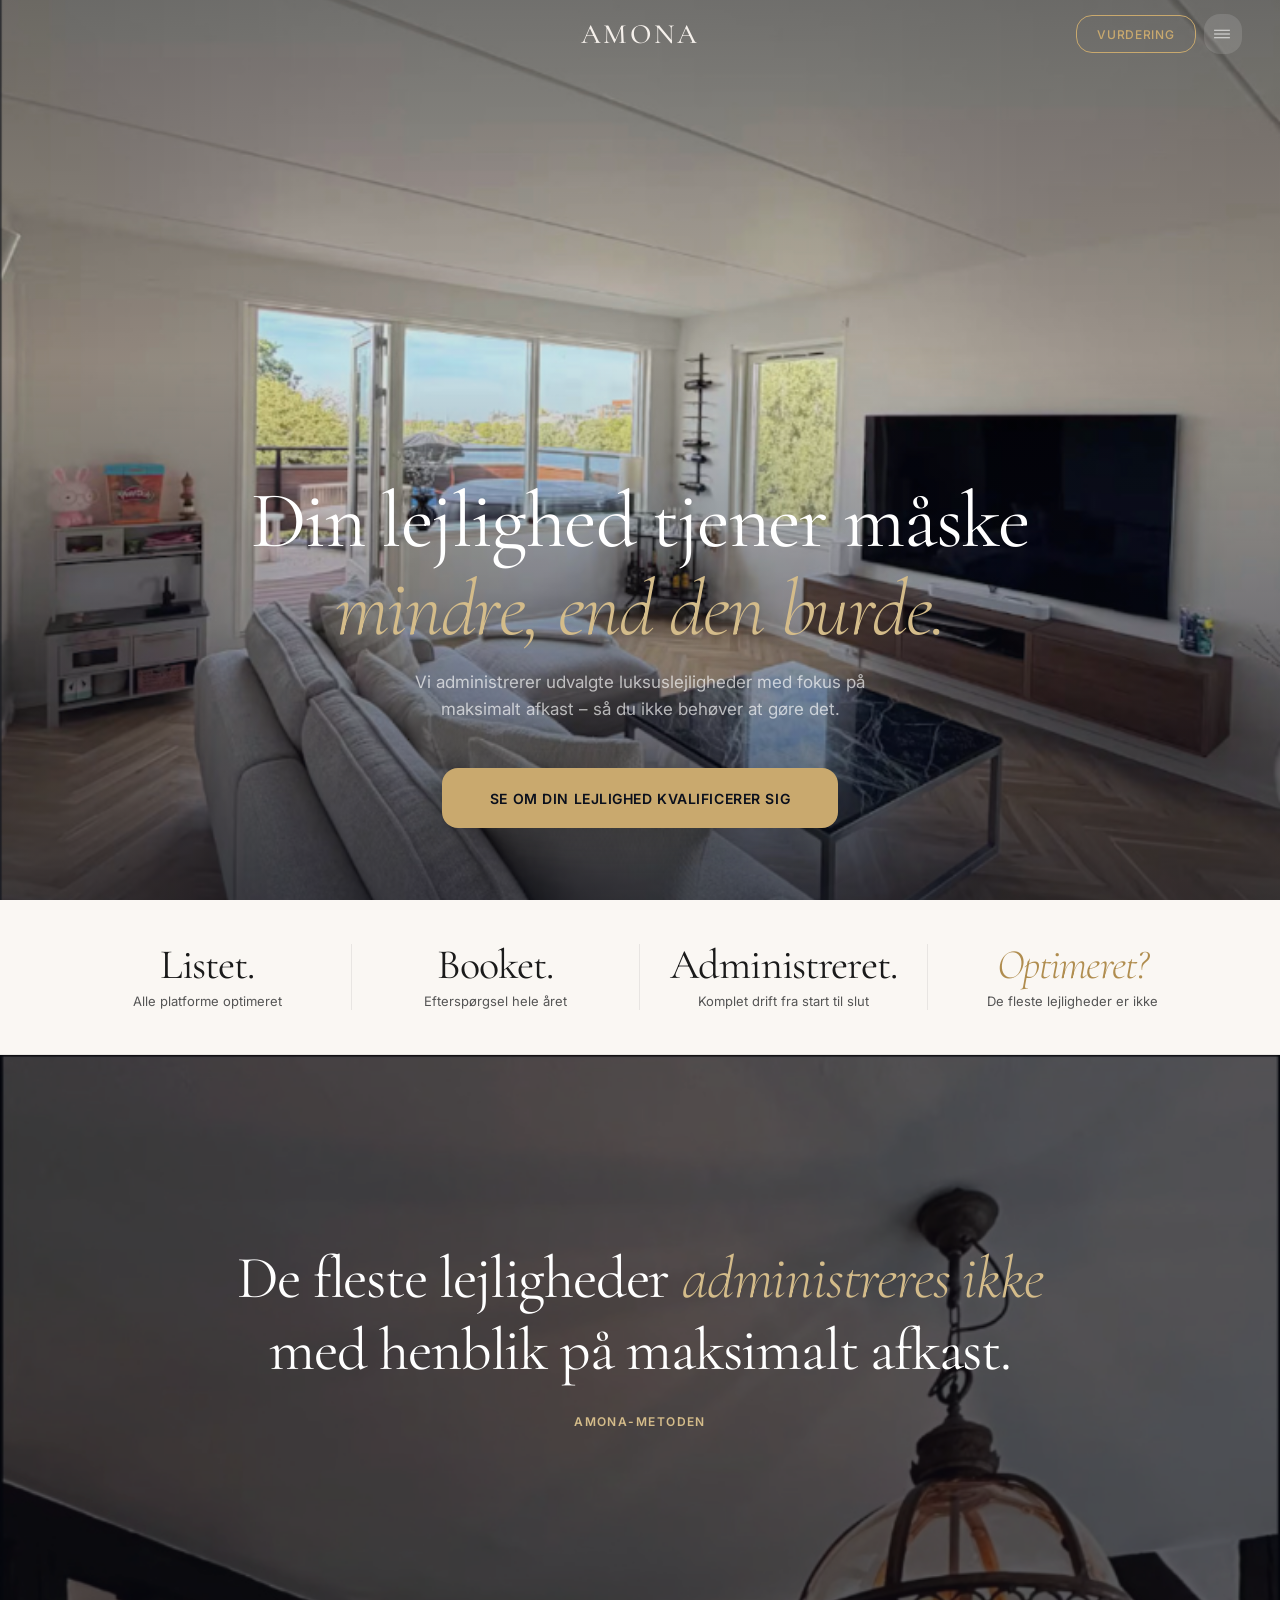
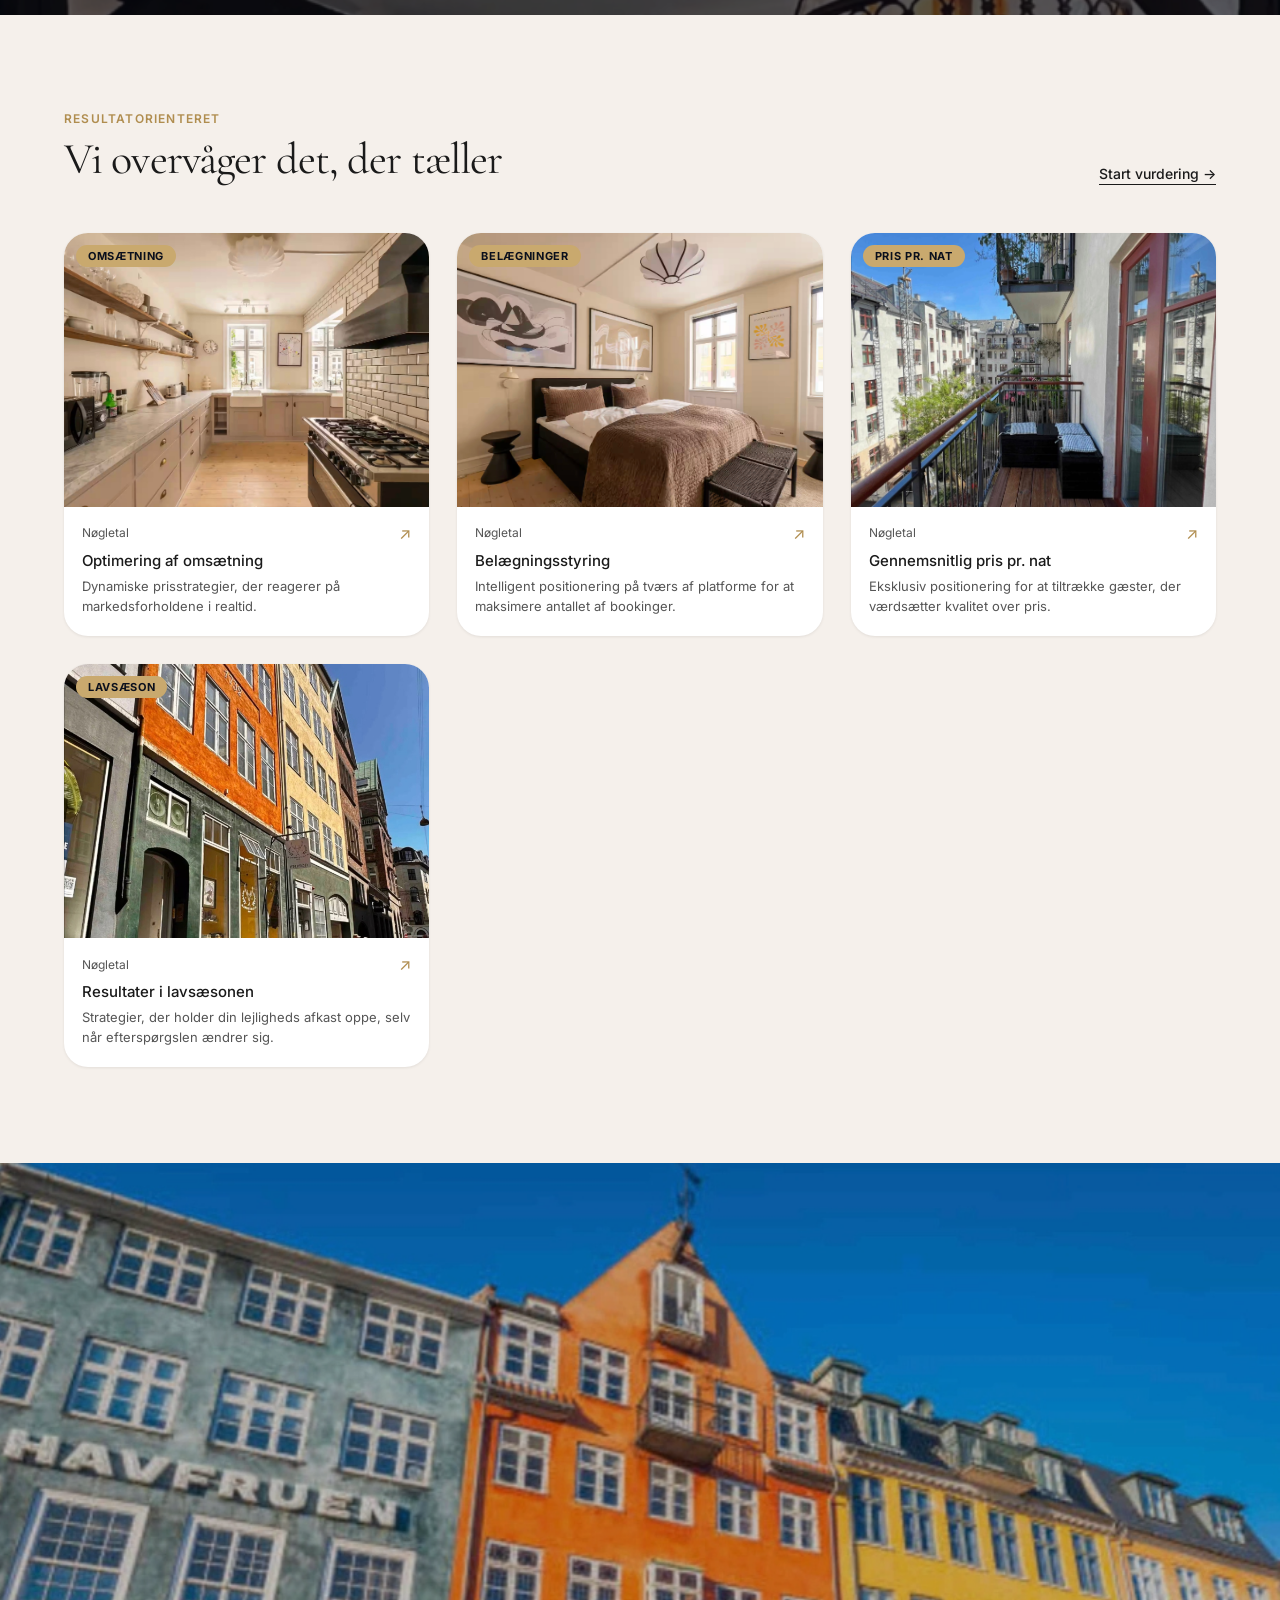
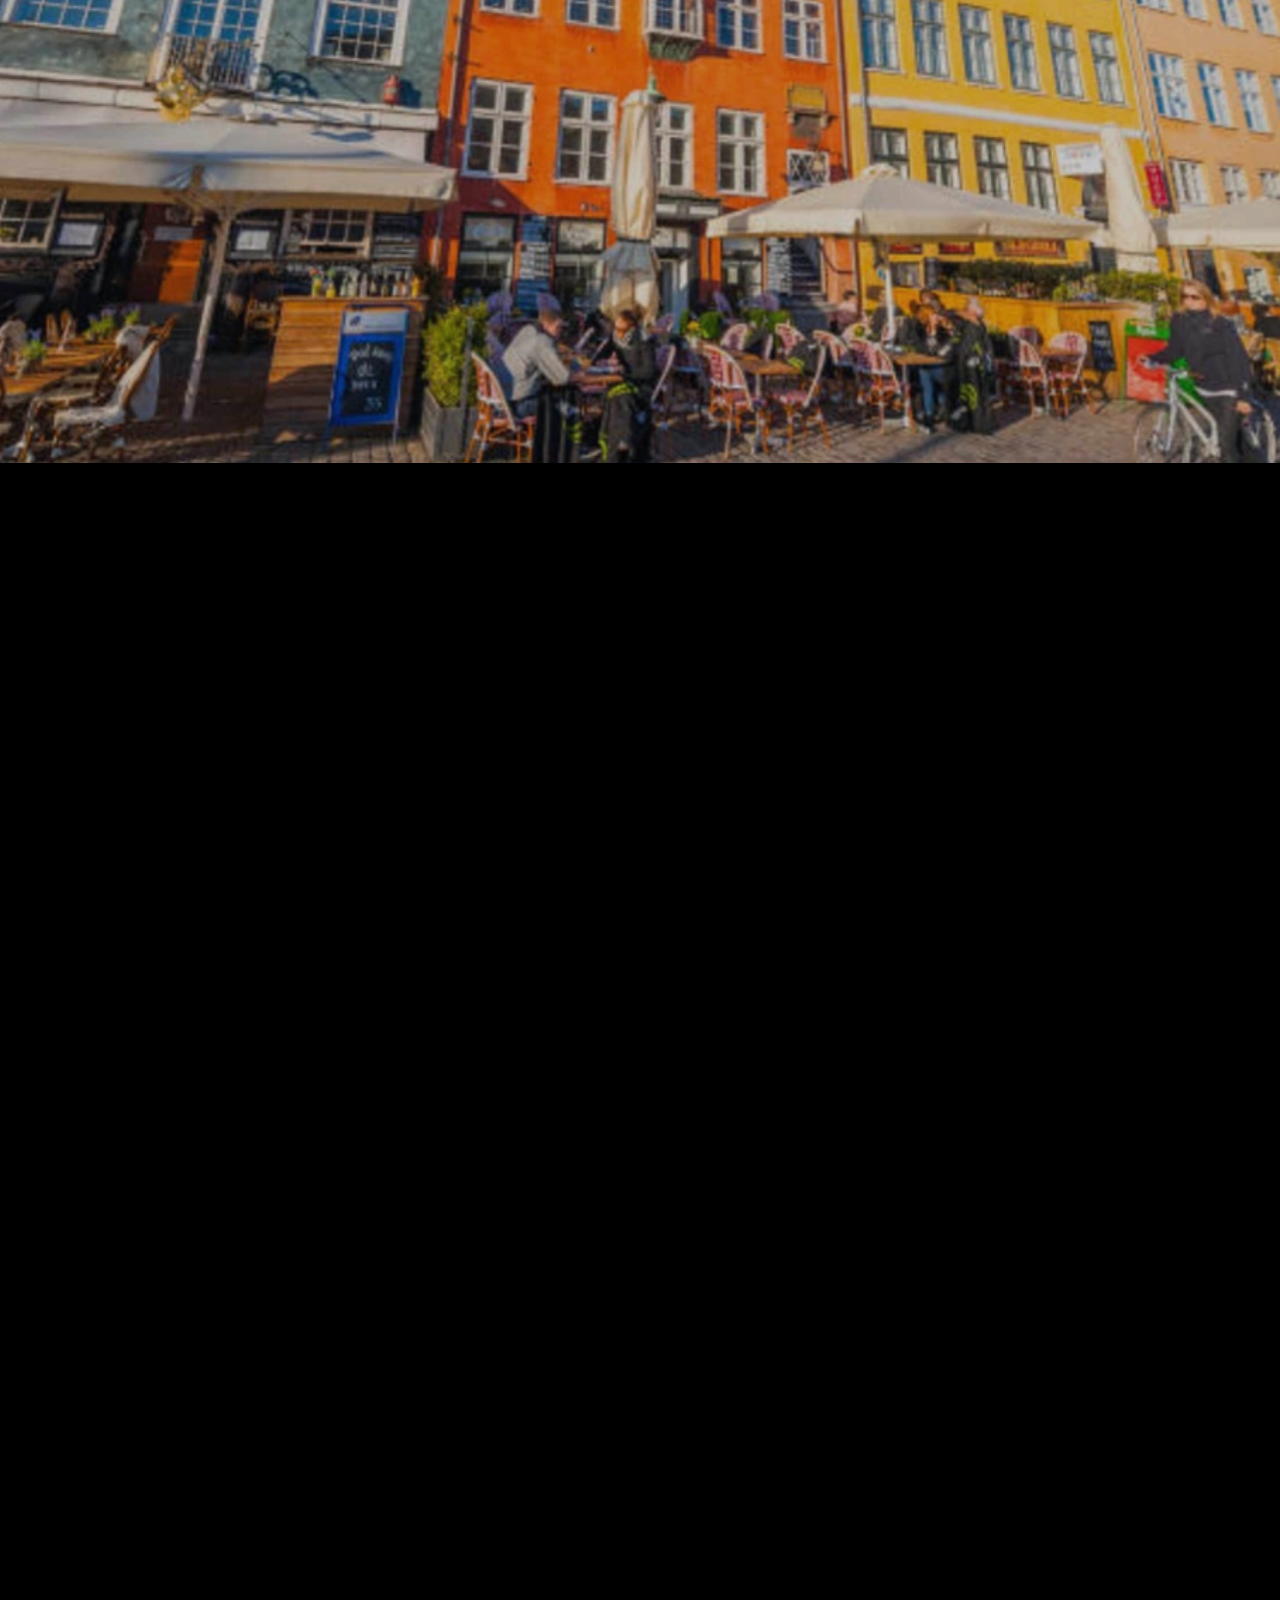
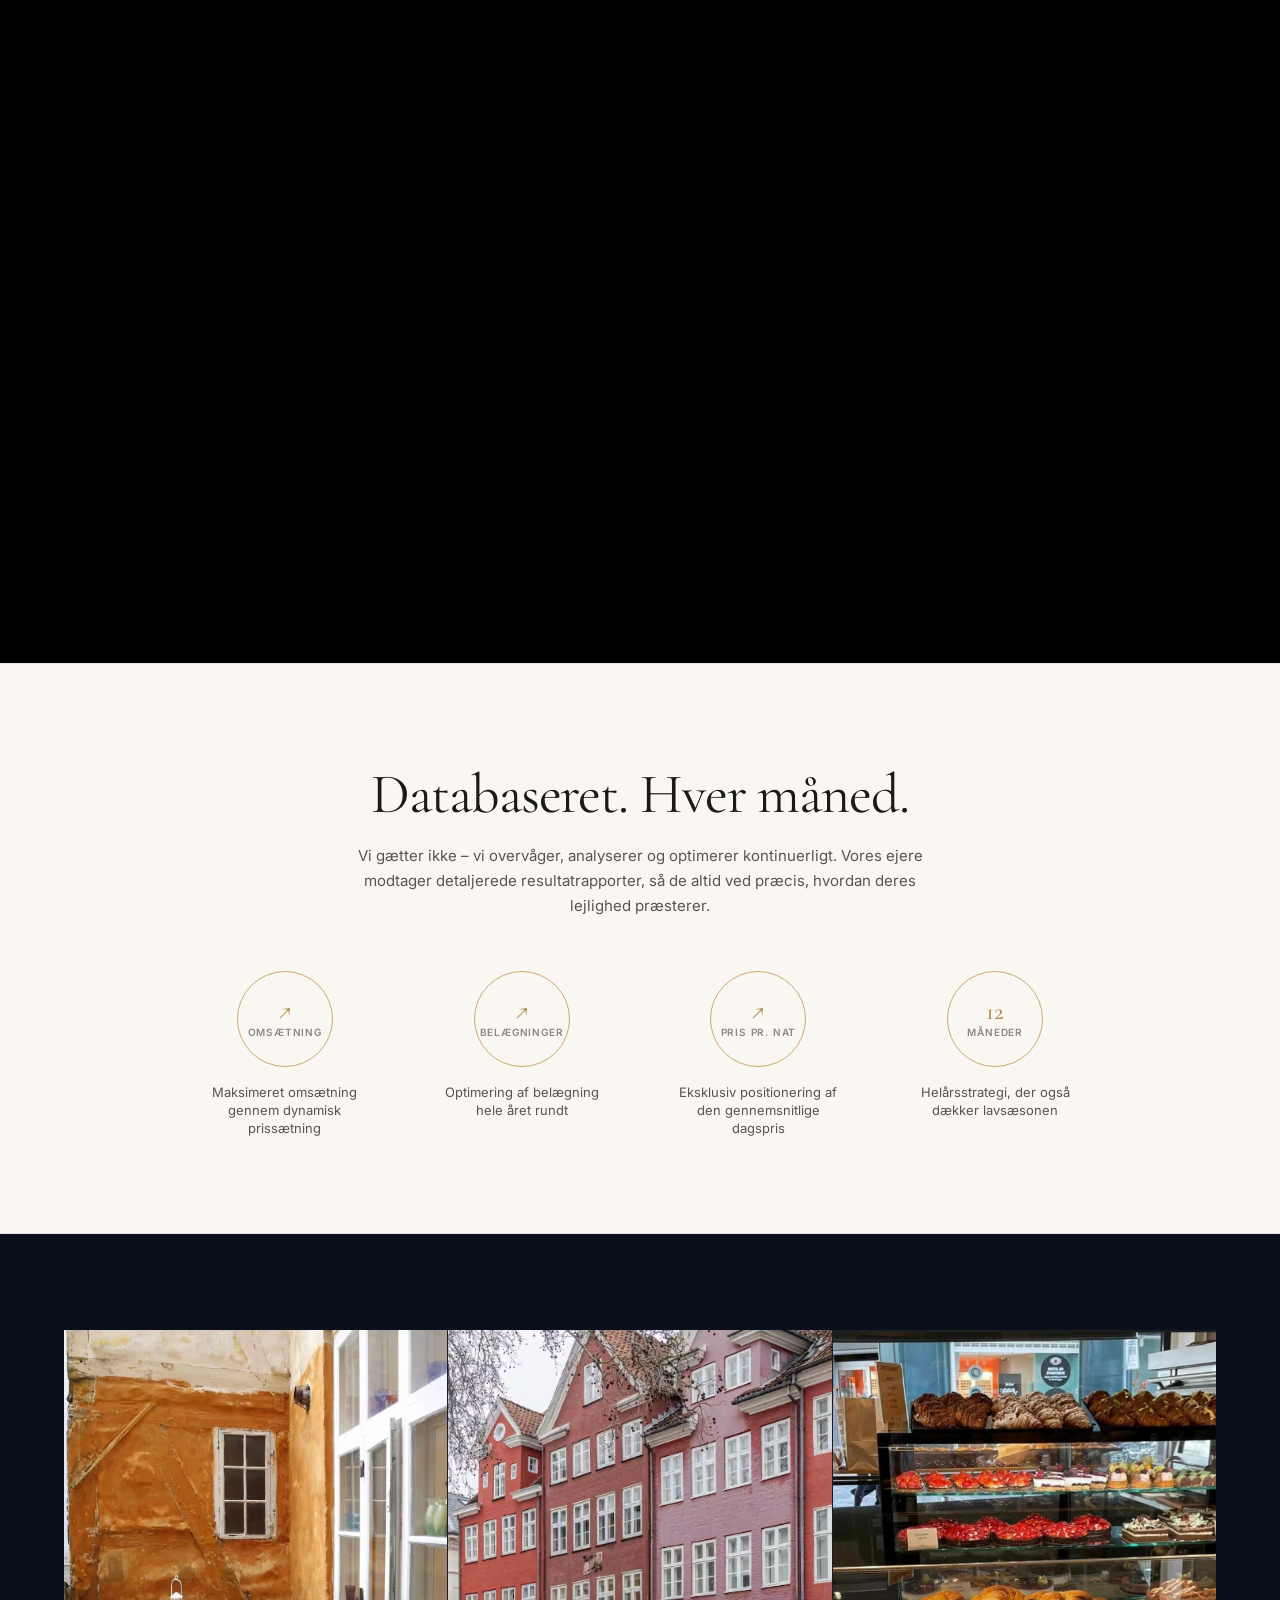
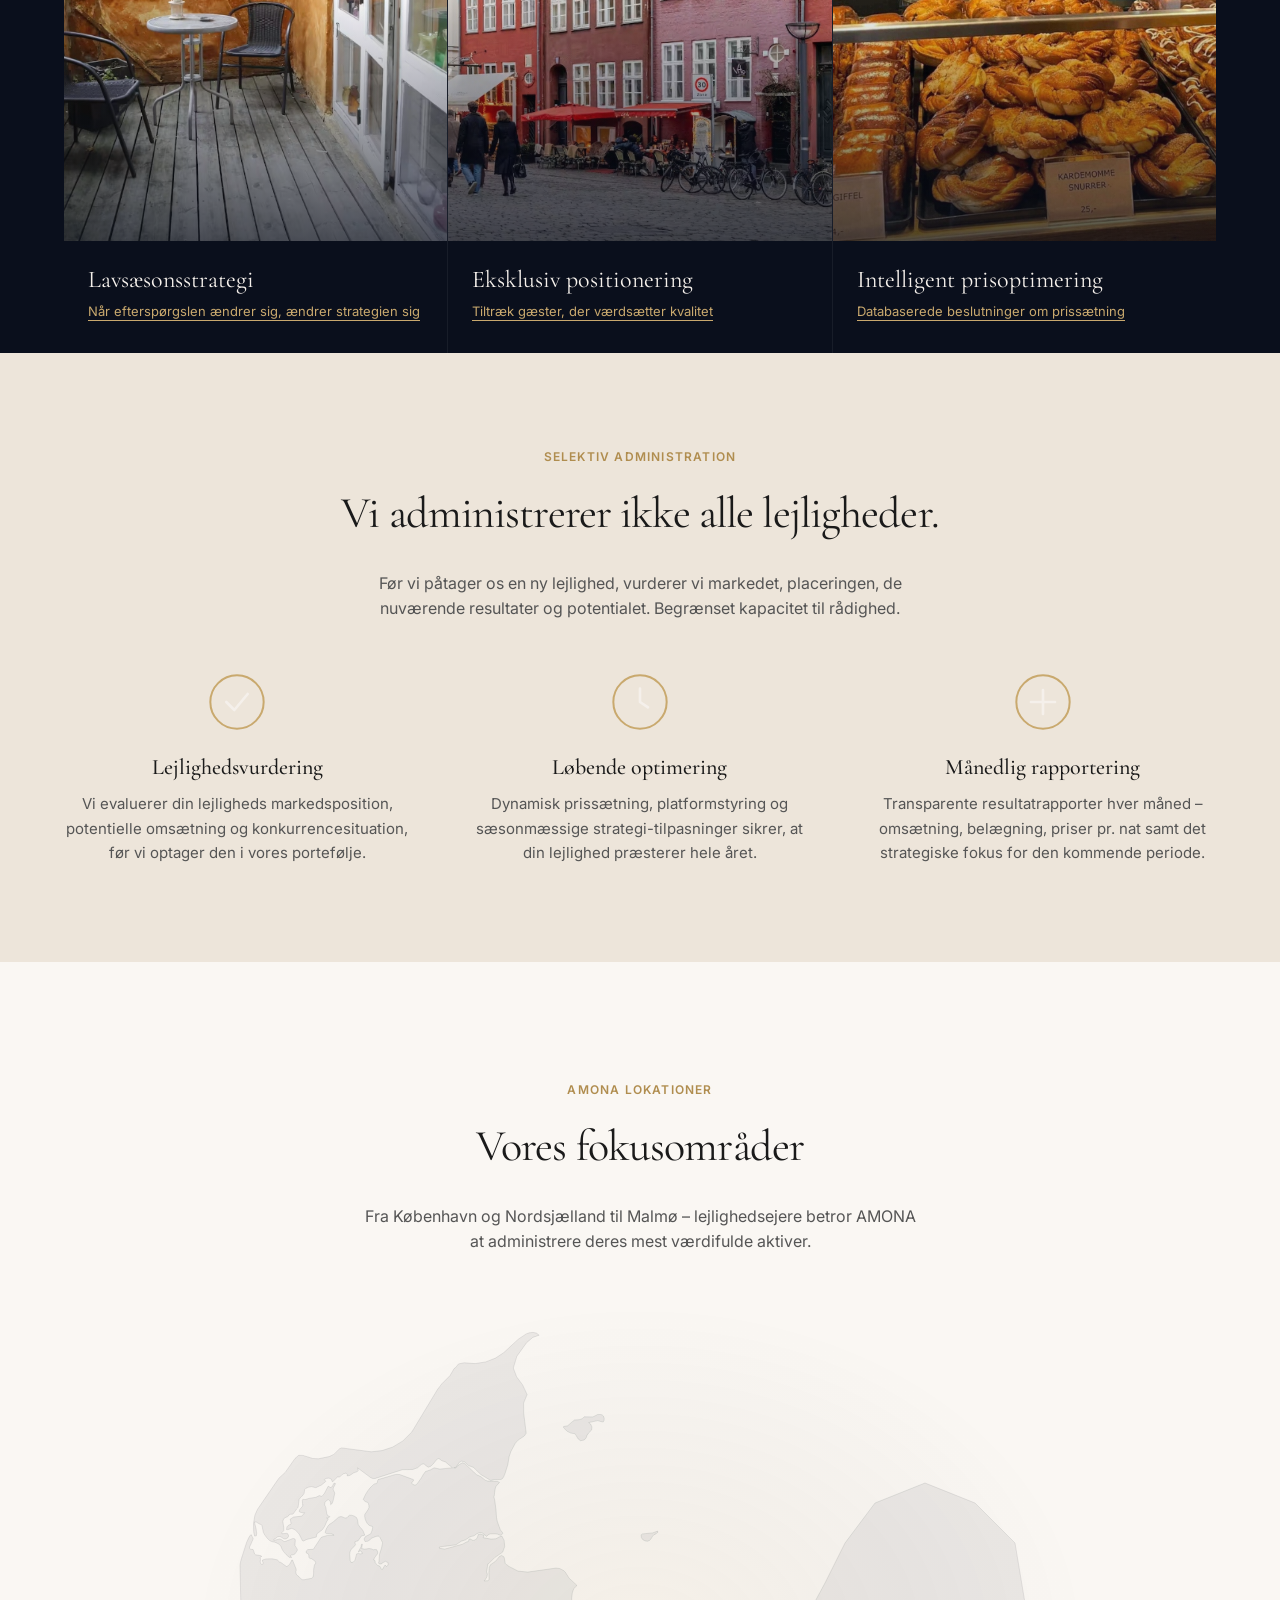
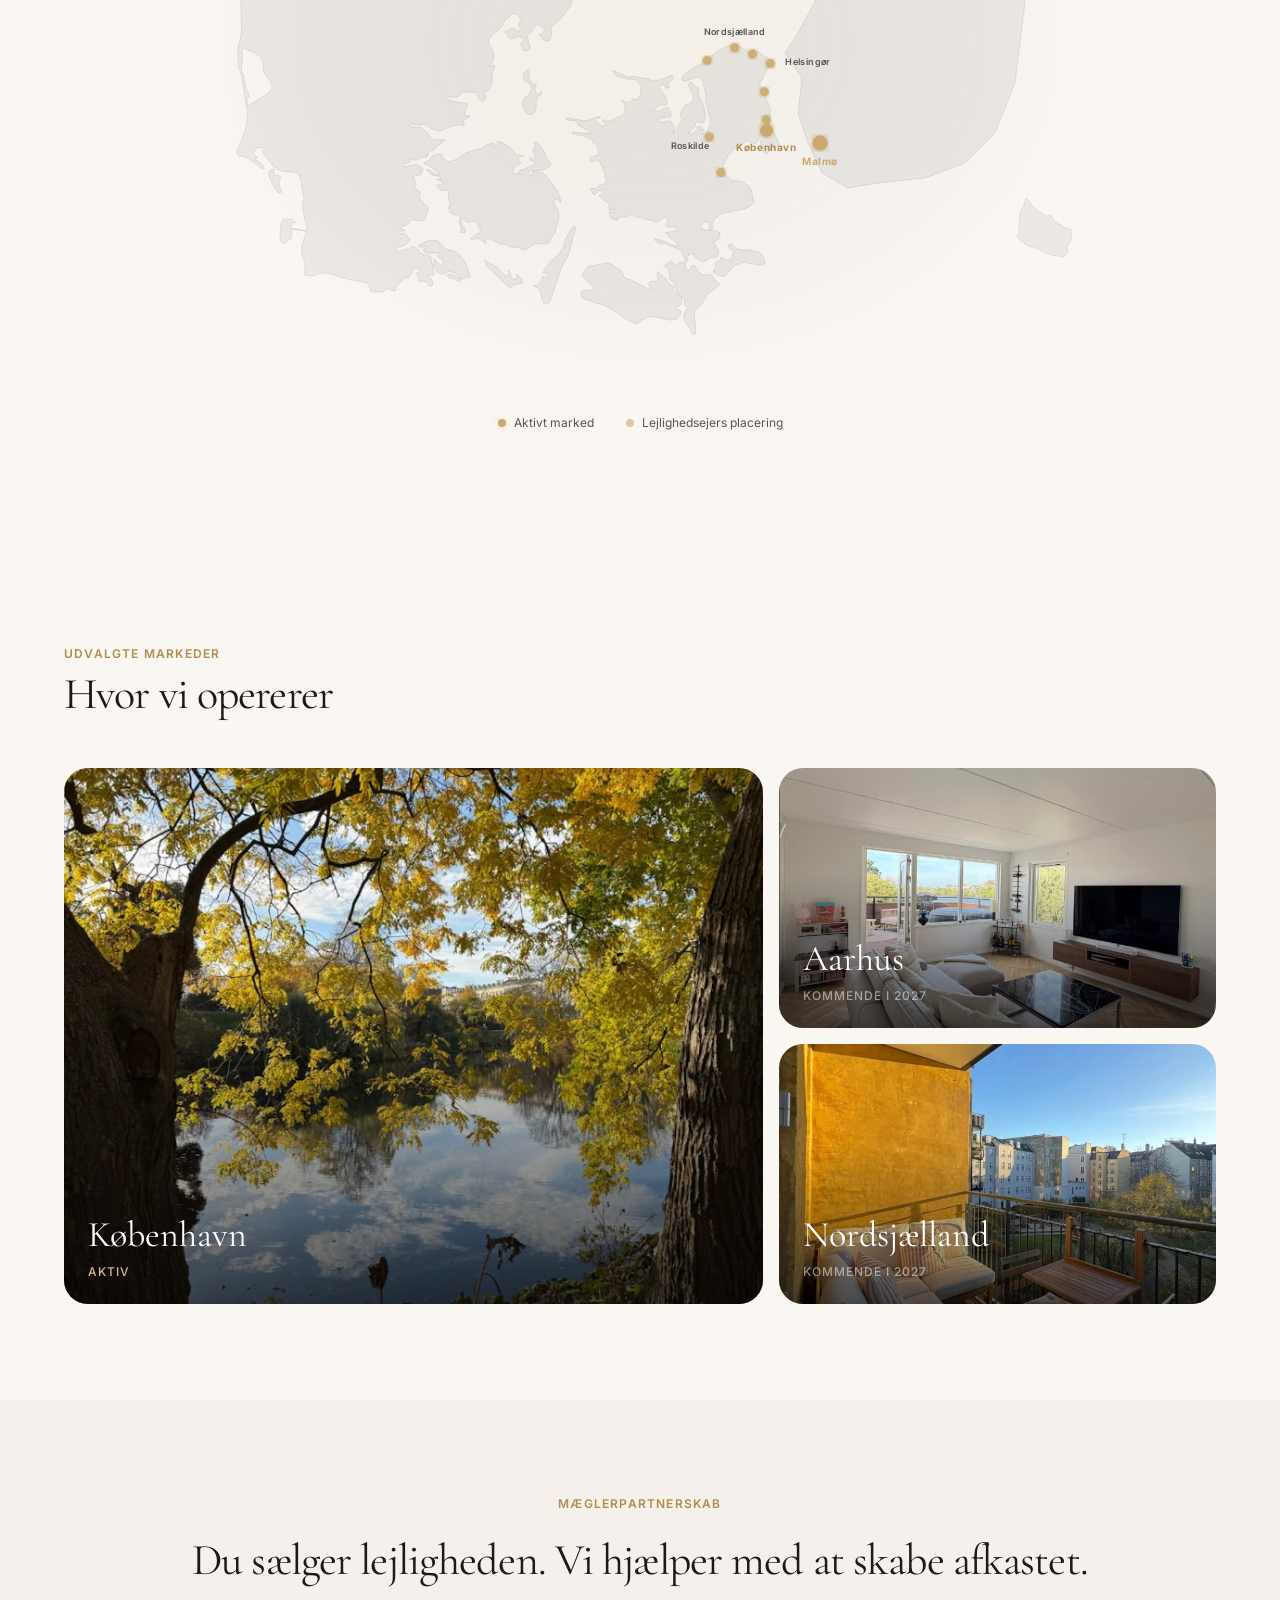
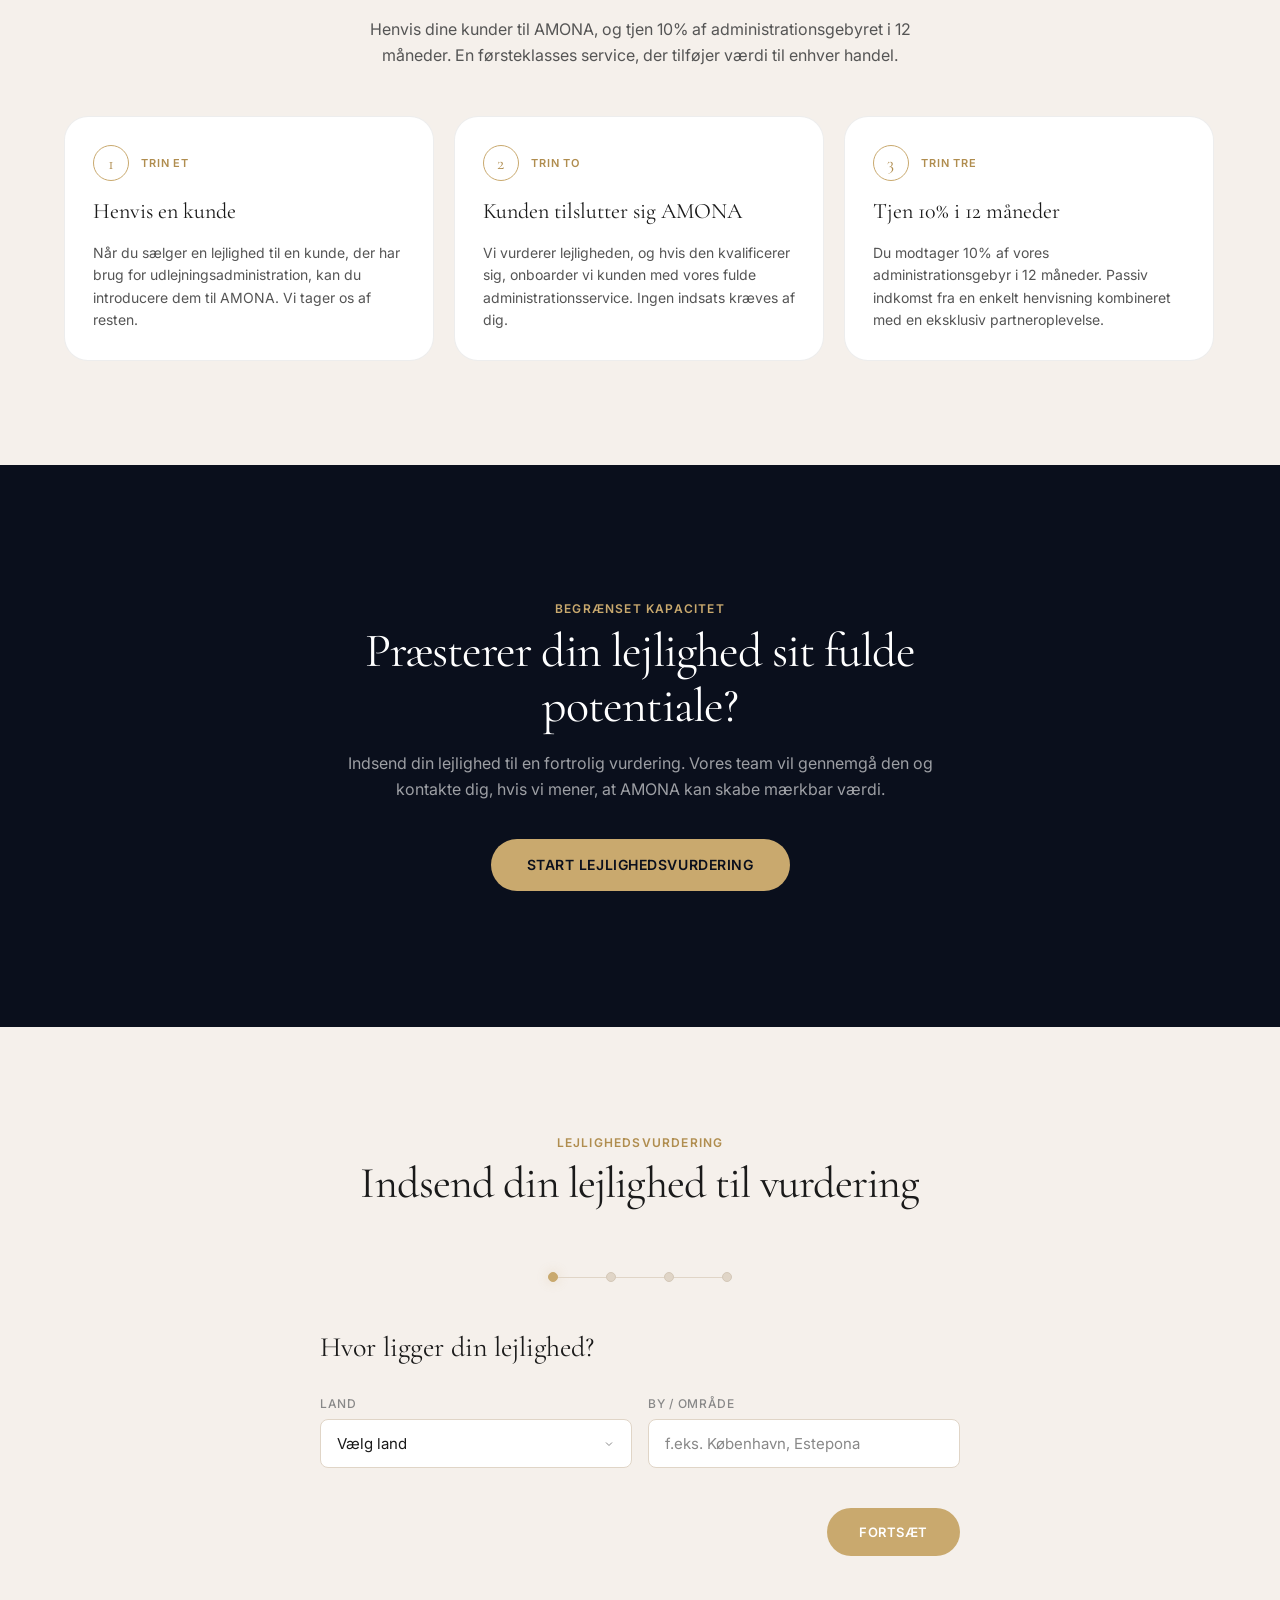
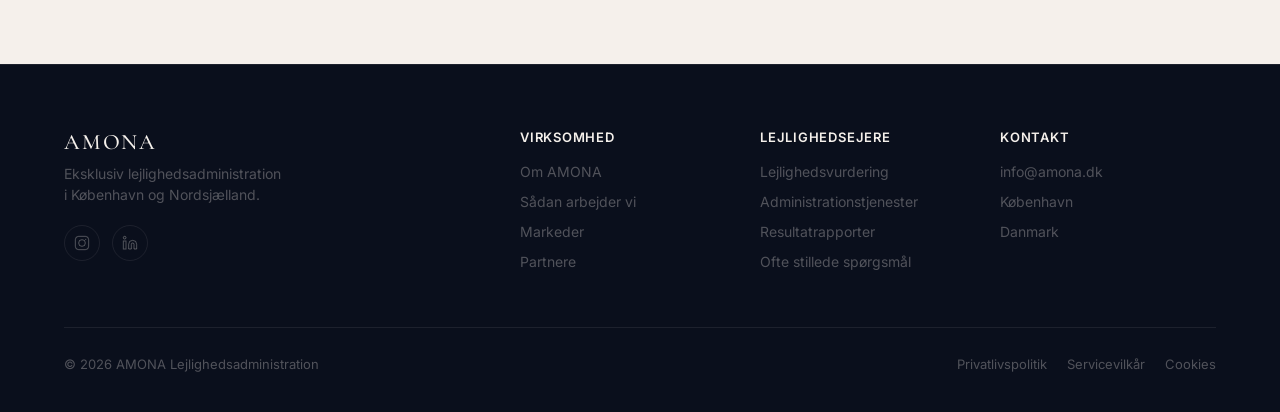
<file: index.html>
<!DOCTYPE html>
<html lang="da">
<head>
  <meta charset="UTF-8" />
  <meta name="viewport" content="width=device-width, initial-scale=1.0" />
  <title>AMONA | Eksklusiv Lejlighedsadministration — København</title>
  <meta name="description" content="AMONA tilbyder selektiv, resultatorienteret lejlighedsadministration for luksuslejligheder på København." />
  <meta property="og:title" content="AMONA | Eksklusiv Lejlighedsadministration" />
  <meta property="og:description" content="Din lejlighed tjener måske mindre, end den burde. Se om din lejlighed kvalificerer sig." />
  <meta property="og:type" content="website" />
  <meta name="theme-color" content="#0a0f1c" />
  <link rel="preconnect" href="https://fonts.googleapis.com" />
  <link rel="preconnect" href="https://fonts.gstatic.com" crossorigin />
  <link href="https://fonts.googleapis.com/css2?family=Cormorant+Garamond:ital,wght@0,300;0,400;0,500;0,600;1,300;1,400&family=Inter:wght@300;400;500;600&display=swap" rel="stylesheet" />
  <link rel="stylesheet" href="assets/css/style.css" />
</head>
<body>

  <!-- HEADER (mirrors Mila's centered-logo grid) -->
  <header class="site-header" id="siteHeader">
    <div class="header-inner">
      <div class="header-left"></div>
      <a href="/" class="header-logo" aria-label="AMONA">
        <span class="logo-text">AMONA</span>
      </a>
      <div class="header-right">
        <a href="#assessment" class="btn-cta-nav">Vurdering</a>
        <button class="btn-account" id="menuBtn" aria-label="Menu">
          <svg class="icon-menu" viewBox="0 0 32 32" fill="none" xmlns="http://www.w3.org/2000/svg">
            <path d="M4 10h24M4 16h24M4 22h24" stroke="currentColor" stroke-width="1.5" stroke-linecap="round"/>
          </svg>
        </button>
      </div>
    </div>
  </header>

  <!-- MOBILE MENU -->
  <div class="mobile-overlay" id="mobileMenu">
    <button class="mobile-close" id="mobileClose" aria-label="Close">✕</button>
    <a href="#performance">Sådan arbejder vi</a>
    <a href="#markets">Markeder</a>
    <a href="#partners">Partnere</a>
    <a href="#about">Om os</a>
    <a href="#assessment">Lejlighedsvurdering</a>
  </div>

  <!-- MAIN -->
  <main id="main-content">

    <!-- ═══ HERO (mirrors Mila's hero exactly) ═════════════ -->
    <section class="hero" aria-label="Hero">
      <div class="hero-image" style="position: absolute; top: 0; left: 0; width: 100%; height: 100%; overflow: hidden; z-index: 1;">
        <video autoplay loop muted playsinline poster="assets/images/img_living_bright.png" style="position: absolute; top: 0; left: 0; width: 100%; height: 100%; object-fit: cover; object-position: center; border: none; outline: none; pointer-events: none;">
          <source src="assets/videos/hero-video.mp4" type="video/mp4" />
        </video>
        <div class="hero-overlay"></div>
      </div>
      <div class="hero-content">
        <div class="hero-text">
          <h1 class="hero-title">
            Din lejlighed tjener måske<br />
            <em>mindre, end den burde.</em>
          </h1>
          <p class="hero-sub">Vi administrerer udvalgte luksuslejligheder med fokus på maksimalt afkast – så du ikke behøver at gøre det.</p>
        </div>
        <div class="cta-bar-wrap">
          <a href="#assessment" class="btn-hero-cta" id="heroCta">Se om din lejlighed kvalificerer sig</a>
        </div>
      </div>
    </section>

    <!-- ═══ TRUST STRIP (mirrors Mila's trust strip) ═══════ -->
    <section class="trust-strip">
      <div class="container">
        <div class="trust-grid">
          <div class="trust-item">
            <span class="trust-word">Listet.</span>
            <span class="trust-label">Alle platforme optimeret</span>
          </div>
          <div class="trust-item">
            <span class="trust-word">Booket.</span>
            <span class="trust-label">Efterspørgsel hele året</span>
          </div>
          <div class="trust-item">
            <span class="trust-word">Administreret.</span>
            <span class="trust-label">Komplet drift fra start til slut</span>
          </div>
          <div class="trust-item">
            <span class="trust-word trust-word--gold">Optimeret?</span>
            <span class="trust-label">De fleste lejligheder er ikke</span>
          </div>
        </div>
      </div>
    </section>

    <!-- ═══ STATEMENT QUOTE (mirrors Mila's press quote) ═══ -->
    <section class="statement-section" aria-label="Statement">
      <div class="statement-inner">
        <img src="assets/images/img_dining_rustic.jpg" alt="Premium lejlighed interior with panoramic sea view" loading="lazy" class="statement-bg" />
        <div class="statement-overlay"></div>
        <div class="statement-content">
          <blockquote class="statement-quote">
            De fleste lejligheder <em>administreres ikke</em><br />med henblik på maksimalt afkast.
          </blockquote>
          <span class="statement-source">AMONA-metoden</span>
        </div>
      </div>
    </section>

    <!-- ═══ PERFORMANCE CARDS (mirrors Mila's properties) ══ -->
    <section class="section metrics-section" id="performance">
      <div class="container">
        <div class="section-header">
          <div>
            <p class="section-eyebrow">Resultatorienteret</p>
            <h2 class="section-title">Vi overvåger det, der tæller</h2>
          </div>
          <a href="#assessment" class="btn-link">Start vurdering &rarr;</a>
        </div>
        <div class="metrics-grid">
          <article class="metric-card">
            <div class="metric-card-visual">
              <img src="assets/images/img_kitchen.jpg" alt="Eksklusivt køkken" loading="lazy" />
              <div class="metric-card-badge">Omsætning</div>
            </div>
            <div class="metric-card-body">
              <div class="metric-card-meta">
                <span class="metric-card-label">Nøgletal</span>
                <span class="metric-card-arrow">↗</span>
              </div>
              <h3 class="metric-card-title">Optimering af omsætning</h3>
              <p class="metric-card-desc">Dynamiske prisstrategier, der reagerer på markedsforholdene i realtid.</p>
            </div>
          </article>
          <article class="metric-card">
            <div class="metric-card-visual">
              <img src="assets/images/img_bedroom.png" alt="Eksklusivt soveværelse" loading="lazy" />
              <div class="metric-card-badge">Belægninger</div>
            </div>
            <div class="metric-card-body">
              <div class="metric-card-meta">
                <span class="metric-card-label">Nøgletal</span>
                <span class="metric-card-arrow">↗</span>
              </div>
              <h3 class="metric-card-title">Belægningsstyring</h3>
              <p class="metric-card-desc">Intelligent positionering på tværs af platforme for at maksimere antallet af bookinger.</p>
            </div>
          </article>
          <article class="metric-card">
            <div class="metric-card-visual">
              <img src="assets/images/img_balcony_red.jpg" alt="Sydvendt altan" loading="lazy" />
              <div class="metric-card-badge">Pris pr. nat</div>
            </div>
            <div class="metric-card-body">
              <div class="metric-card-meta">
                <span class="metric-card-label">Nøgletal</span>
                <span class="metric-card-arrow">↗</span>
              </div>
              <h3 class="metric-card-title">Gennemsnitlig pris pr. nat</h3>
              <p class="metric-card-desc">Eksklusiv positionering for at tiltrække gæster, der værdsætter kvalitet over pris.</p>
            </div>
          </article>
          <article class="metric-card">
            <div class="metric-card-visual">
              <img src="assets/images/img_street_orange.jpg" alt="Københavns gader" loading="lazy" />
              <div class="metric-card-badge">Lavsæson</div>
            </div>
            <div class="metric-card-body">
              <div class="metric-card-meta">
                <span class="metric-card-label">Nøgletal</span>
                <span class="metric-card-arrow">↗</span>
              </div>
              <h3 class="metric-card-title">Resultater i lavsæsonen</h3>
              <p class="metric-card-desc">Strategier, der holder din lejligheds afkast oppe, selv når efterspørgslen ændrer sig.</p>
            </div>
          </article>
        </div>
      </div>
    </section>

    <!-- ═══ SCROLL-STOP CINEMATIC ZOOM ═════════════════════ -->
    <section class="scrollstop" id="scrollstop">
      <div class="scrollstop-sticky">
        <div class="scrollstop-image-wrap">
          <img src="assets/images/img_nyhavn.jpg" alt="Luxury Mediterranean lejlighed managed by AMONA" class="scrollstop-image" />
          <div class="scrollstop-overlay"></div>
        </div>
        <!-- Text panels that fade in/out at scroll positions -->
        <div class="scrollstop-text scrollstop-text--1">
          <p class="scrollstop-eyebrow">Hvad vi gør</p>
          <h2 class="scrollstop-heading">Vi administrerer ikke bare lejligheder.</h2>
        </div>
        <div class="scrollstop-text scrollstop-text--2">
          <h2 class="scrollstop-heading">Vi beskytter din investering.</h2>
        </div>
        <div class="scrollstop-text scrollstop-text--3">
          <h2 class="scrollstop-heading">Vi maksimerer dit afkast.</h2>
          <p class="scrollstop-sub">Optimering af omsætning · Gæsteoplevelse · Fuld gennemsigtighed</p>
        </div>
      </div>
    </section>

    <!-- ═══ TRUST / BADGES (mirrors Mila's trust-awards) ═══ -->
    <section class="section trust-awards-section" id="about">
      <div class="container">
        <div class="trust-awards-inner">
          <h2 class="trust-awards-title">Databaseret. Hver måned.</h2>
          <p class="trust-awards-subtitle">Vi gætter ikke – vi overvåger, analyserer og optimerer kontinuerligt. Vores ejere modtager detaljerede resultatrapporter, så de altid ved præcis, hvordan deres lejlighed præsterer.</p>
          <div class="trust-awards-badges">
            <div class="badge-item">
              <div class="badge-circle">
                <span class="badge-circle-value">↗</span>
                <span class="badge-circle-unit">Omsætning</span>
              </div>
              <p class="badge-label">Maksimeret omsætning gennem dynamisk prissætning</p>
            </div>
            <div class="badge-item">
              <div class="badge-circle">
                <span class="badge-circle-value">↗</span>
                <span class="badge-circle-unit">Belægninger</span>
              </div>
              <p class="badge-label">Optimering af belægning hele året rundt</p>
            </div>
            <div class="badge-item">
              <div class="badge-circle">
                <span class="badge-circle-value">↗</span>
                <span class="badge-circle-unit">Pris pr. nat</span>
              </div>
              <p class="badge-label">Eksklusiv positionering af den gennemsnitlige dagspris</p>
            </div>
            <div class="badge-item">
              <div class="badge-circle">
                <span class="badge-circle-value">12</span>
                <span class="badge-circle-unit">Måneder</span>
              </div>
              <p class="badge-label">Helårsstrategi, der også dækker lavsæsonen</p>
            </div>
          </div>
        </div>
      </div>
    </section>

    <!-- ═══ EDITORIAL CARDS (mirrors Mila's editorial) ═════ -->
    <section class="section editorial-section">
      <div class="container">
        <div class="editorial-grid">
          <a href="#assessment" class="editorial-card">
            <div class="editorial-img-wrap">
              <img src="assets/images/img_courtyard.jpg" alt="Hyggelig gårdhave" loading="lazy" class="editorial-img" />
              <div class="editorial-img-overlay"></div>
            </div>
            <div class="editorial-body">
              <h3 class="editorial-title">Lavsæsonsstrategi</h3>
              <span class="editorial-link">Når efterspørgslen ændrer sig, ændrer strategien sig</span>
            </div>
          </a>
          <a href="#assessment" class="editorial-card">
            <div class="editorial-img-wrap">
              <img src="assets/images/img_street_red.jpg" alt="Smukke røde bygninger i København" loading="lazy" class="editorial-img" />
              <div class="editorial-img-overlay"></div>
            </div>
            <div class="editorial-body">
              <h3 class="editorial-title">Eksklusiv positionering</h3>
              <span class="editorial-link">Tiltræk gæster, der værdsætter kvalitet</span>
            </div>
          </a>
          <a href="#assessment" class="editorial-card">
            <div class="editorial-img-wrap">
              <img src="assets/images/img_bakery.jpg" alt="Lokalt bageri i nærområdet" loading="lazy" class="editorial-img" />
              <div class="editorial-img-overlay"></div>
            </div>
            <div class="editorial-body">
              <h3 class="editorial-title">Intelligent prisoptimering</h3>
              <span class="editorial-link">Databaserede beslutninger om prissætning</span>
            </div>
          </a>
        </div>
      </div>
    </section>

    <!-- ═══ HOW WE WORK (mirrors Mila's how-it-works) ══════ -->
    <section class="section how-section">
      <div class="container">
        <div class="section-header section-header--center">
          <p class="section-eyebrow">Selektiv administration</p>
          <h2 class="section-title">Vi administrerer ikke alle lejligheder.</h2>
          <p class="section-subtitle">Før vi påtager os en ny lejlighed, vurderer vi markedet, placeringen, de nuværende resultater og potentialet. Begrænset kapacitet til rådighed.</p>
        </div>
        <div class="how-grid">
          <div class="how-item">
            <div class="how-icon">
              <svg viewBox="0 0 48 48" fill="none"><circle cx="24" cy="24" r="20" stroke="#c9a96e" stroke-width="1.5"/><path d="M16 24l6 6 10-12" stroke="#f5f0eb" stroke-width="2" stroke-linecap="round" stroke-linejoin="round"/></svg>
            </div>
            <h3 class="how-title">Lejlighedsvurdering</h3>
            <p class="how-text">Vi evaluerer din lejligheds markedsposition, potentielle omsætning og konkurrencesituation, før vi optager den i vores portefølje.</p>
          </div>
          <div class="how-item">
            <div class="how-icon">
              <svg viewBox="0 0 48 48" fill="none"><circle cx="24" cy="24" r="20" stroke="#c9a96e" stroke-width="1.5"/><path d="M24 14v10l6 4" stroke="#f5f0eb" stroke-width="2" stroke-linecap="round" stroke-linejoin="round"/></svg>
            </div>
            <h3 class="how-title">Løbende optimering</h3>
            <p class="how-text">Dynamisk prissætning, platformstyring og sæsonmæssige strategi-tilpasninger sikrer, at din lejlighed præsterer hele året.</p>
          </div>
          <div class="how-item">
            <div class="how-icon">
              <svg viewBox="0 0 48 48" fill="none"><circle cx="24" cy="24" r="20" stroke="#c9a96e" stroke-width="1.5"/><path d="M15 24h18M24 15v18" stroke="#f5f0eb" stroke-width="2" stroke-linecap="round"/></svg>
            </div>
            <h3 class="how-title">Månedlig rapportering</h3>
            <p class="how-text">Transparente resultatrapporter hver måned – omsætning, belægning, priser pr. nat samt det strategiske fokus for den kommende periode.</p>
          </div>
        </div>
      </div>
    </section>

    <!-- ═══ EUROPE MAP ═════════════════════════════════════ -->
    <section class="section map-section" id="map">
      <div class="container">
        <div class="section-header section-header--center">
          <p class="section-eyebrow map-eyebrow">AMONA LOKATIONER</p>
          <h2 class="section-title map-title">Vores fokusområder</h2>
          <p class="section-subtitle map-subtitle">Fra København og Nordsjælland til Malmø – lejlighedsejere betror AMONA at administrere deres mest værdifulde aktiver.</p>
        </div>
        <div class="map-container" id="mapContainer">
          <svg viewBox="0 0 900 680" xmlns="http://www.w3.org/2000/svg" class="europe-map denmark-map">
            <defs>
              <radialGradient id="mapGlow" cx="50%" cy="50%" r="50%">
                <stop offset="0%" stop-color="rgba(201,169,110,.08)" />
                <stop offset="100%" stop-color="transparent" />
              </radialGradient>
              <filter id="pinGlow">
                <feGaussianBlur stdDeviation="3" result="blur" />
                <feMerge>
                  <feMergeNode in="blur" />
                  <feMergeNode in="SourceGraphic" />
                </feMerge>
              </filter>
            </defs>
            <rect width="900" height="680" fill="url(#mapGlow)" />

            <!-- Country outlines -->
            <path id="DNK" class="country country--denmark" d="M113.8,571.7 L114.7,568.5 L113.8,567.3 L115.4,562.2 L114.4,557.5 L112.5,553.0 L111.4,548.4 L111.9,542.4 L113.3,537.5 L115.0,533.0 L116.3,528.2 L103.7,526.2 L102.3,526.3 L101.8,527.8 L101.5,534.9 L100.8,535.9 L99.6,536.1 L98.1,537.6 L96.5,539.6 L94.7,540.6 L92.8,540.2 L91.2,538.2 L89.9,533.6 L90.0,529.2 L90.8,524.8 L91.2,520.0 L93.4,516.4 L98.4,515.7 L103.3,517.0 L105.8,519.4 L104.2,519.7 L103.0,520.7 L100.9,523.1 L101.3,525.2 L108.3,526.1 L114.8,527.5 L117.2,526.6 L116.9,523.1 L114.7,516.8 L113.2,508.9 L112.3,501.0 L112.5,498.9 L113.6,496.3 L113.8,494.7 L113.6,492.4 L112.3,487.7 L111.2,479.4 L110.4,475.4 L108.7,471.8 L105.7,469.7 L101.4,468.8 L93.6,468.6 L87.9,467.0 L83.0,463.0 L72.3,448.7 L72.4,447.3 L74.9,446.9 L74.9,445.8 L72.6,444.9 L69.9,444.7 L67.2,445.3 L65.2,446.9 L63.8,449.5 L64.2,451.3 L67.7,454.7 L66.6,454.9 L65.9,455.3 L64.4,457.2 L67.1,457.6 L70.3,459.5 L73.0,462.3 L74.2,465.5 L72.6,466.0 L58.5,455.5 L55.6,454.0 L48.6,452.8 L46.8,451.2 L46.7,448.4 L53.3,432.5 L55.6,425.3 L57.0,417.6 L57.2,410.0 L51.6,373.2 L51.0,371.3 L50.7,370.9 L50.5,370.0 L50.7,369.1 L51.0,368.7 L51.7,368.9 L52.0,369.4 L52.2,369.9 L52.6,370.1 L53.4,371.1 L56.3,385.5 L58.4,390.5 L58.7,392.6 L58.5,394.4 L57.3,396.9 L57.0,399.0 L57.4,401.6 L58.5,402.1 L63.8,399.5 L69.4,395.5 L72.1,394.6 L76.7,391.4 L81.4,386.9 L82.1,383.9 L81.3,380.6 L79.7,377.4 L77.8,374.6 L73.4,369.4 L73.4,363.6 L72.0,356.8 L69.0,352.5 L64.9,349.9 L55.7,346.1 L53.3,345.8 L52.2,347.4 L52.3,355.5 L52.1,359.3 L51.4,363.6 L51.8,366.7 L51.5,367.9 L49.8,367.4 L49.3,366.5 L48.7,364.5 L48.3,362.2 L47.8,348.5 L48.1,344.3 L51.0,332.5 L51.4,328.0 L50.0,262.2 L50.5,259.0 L51.4,255.7 L56.7,239.2 L59.1,234.0 L60.9,231.6 L61.6,232.1 L62.0,233.7 L63.1,234.7 L63.1,236.1 L60.4,242.3 L59.5,244.0 L59.5,245.3 L60.2,245.9 L61.0,246.3 L63.1,246.5 L63.5,247.3 L64.0,249.1 L64.6,251.0 L65.6,251.8 L70.5,252.6 L71.8,253.4 L70.0,254.3 L70.5,256.1 L70.2,259.1 L70.9,260.9 L71.9,261.7 L72.9,261.2 L73.2,259.9 L72.5,258.3 L72.5,257.0 L76.2,255.9 L82.0,255.8 L87.2,256.8 L89.5,259.0 L90.6,259.3 L96.5,263.5 L98.1,262.9 L99.6,261.2 L100.9,259.1 L101.8,257.0 L102.5,257.0 L106.1,266.0 L106.2,267.5 L105.8,268.3 L105.9,270.1 L106.7,271.9 L108.6,273.3 L111.0,275.9 L112.3,276.7 L114.3,276.7 L121.6,275.3 L122.3,274.9 L123.0,274.0 L123.4,272.5 L123.6,270.7 L123.6,267.9 L123.7,266.0 L124.4,262.1 L125.0,261.0 L125.6,260.6 L125.8,260.0 L125.2,258.3 L121.6,255.7 L120.4,255.6 L119.5,255.2 L118.9,254.2 L118.8,252.5 L118.2,250.8 L116.2,249.9 L116.3,247.9 L117.8,246.6 L123.3,246.3 L130.9,234.7 L132.7,233.8 L137.6,232.4 L144.1,232.1 L141.5,230.8 L136.3,230.6 L135.1,229.5 L136.2,226.1 L137.9,223.1 L139.3,221.5 L143.1,219.0 L148.7,214.1 L150.9,213.6 L152.2,213.8 L154.4,214.8 L155.7,215.0 L157.1,214.7 L157.8,213.9 L158.4,213.0 L159.3,212.3 L161.4,212.2 L164.1,213.0 L166.5,214.6 L167.5,216.9 L168.2,221.4 L169.9,224.1 L171.8,226.0 L173.2,228.1 L174.8,232.2 L171.5,232.9 L168.0,237.9 L165.0,238.6 L165.0,240.0 L165.5,241.8 L164.2,243.5 L161.0,246.5 L159.9,249.2 L159.7,251.6 L160.2,257.7 L161.1,259.5 L163.1,259.2 L165.0,257.2 L166.6,250.9 L168.3,250.5 L170.5,250.9 L172.4,250.5 L171.6,248.7 L170.7,248.0 L169.5,248.2 L168.3,249.1 L169.2,247.0 L170.1,245.5 L171.0,243.8 L171.5,241.2 L172.4,241.2 L171.6,245.5 L174.7,246.2 L179.0,245.5 L181.6,245.9 L183.2,246.8 L185.0,246.5 L186.7,246.7 L187.7,249.1 L187.4,251.0 L184.7,254.5 L183.6,257.0 L184.9,257.5 L185.1,258.3 L185.2,259.5 L186.0,260.9 L187.2,262.0 L190.1,263.5 L190.6,264.3 L190.9,265.4 L191.4,266.2 L192.6,266.3 L194.3,263.1 L195.0,262.1 L196.7,263.5 L198.1,262.0 L198.1,259.6 L195.4,258.3 L191.8,260.3 L191.5,260.9 L191.0,261.0 L189.7,260.9 L188.7,260.4 L188.7,259.3 L189.0,258.4 L189.5,251.2 L191.5,245.1 L192.6,239.7 L190.1,234.7 L189.0,233.5 L188.4,233.1 L186.0,233.4 L181.3,235.3 L180.1,236.8 L177.5,238.3 L175.0,238.5 L174.0,236.0 L175.3,233.7 L180.8,230.7 L182.0,227.5 L182.7,224.8 L182.4,223.5 L179.5,222.5 L178.3,221.6 L177.2,220.3 L176.4,219.0 L175.8,217.7 L175.1,215.8 L174.7,213.5 L174.8,211.1 L175.4,210.5 L178.1,206.6 L178.4,205.7 L179.0,204.7 L178.9,202.5 L178.3,200.3 L177.6,199.3 L176.2,199.0 L175.1,198.4 L173.2,196.5 L175.4,191.7 L177.7,187.9 L180.1,184.8 L183.7,181.4 L184.6,180.9 L185.4,180.7 L186.5,180.6 L187.1,180.0 L187.8,177.2 L188.1,176.6 L205.7,171.4 L209.6,171.5 L223.4,176.6 L223.4,178.1 L221.9,179.0 L221.8,180.2 L222.7,181.3 L224.3,182.0 L225.9,181.9 L227.1,180.9 L231.4,174.8 L233.4,171.3 L235.5,168.5 L240.2,167.0 L244.1,164.8 L249.8,166.1 L262.4,164.8 L255.4,158.9 L251.8,157.7 L249.4,155.9 L248.2,155.5 L247.2,156.0 L243.1,161.0 L240.8,163.2 L238.3,164.2 L236.0,162.7 L233.9,160.8 L231.6,161.3 L227.5,164.8 L222.7,166.5 L212.4,166.7 L185.3,175.4 L183.0,175.6 L180.8,174.7 L167.5,164.8 L168.3,167.3 L167.3,168.6 L163.4,170.0 L160.5,172.0 L159.0,172.7 L157.0,172.7 L157.7,171.5 L155.6,170.2 L153.6,170.7 L151.5,172.1 L149.6,174.1 L147.7,173.9 L145.2,176.1 L143.2,178.4 L142.3,178.7 L141.3,176.1 L138.9,175.1 L136.2,175.4 L134.2,176.6 L135.9,178.3 L131.6,181.9 L125.8,184.7 L121.5,183.6 L118.8,184.1 L116.0,185.2 L114.7,186.6 L114.1,190.4 L112.5,192.7 L110.6,194.4 L109.1,196.5 L108.4,202.0 L108.1,204.1 L107.5,205.1 L106.7,205.9 L103.0,211.1 L100.3,211.3 L99.0,211.8 L98.5,212.9 L97.6,213.7 L95.7,214.4 L93.7,215.7 L92.8,218.3 L93.8,224.8 L93.7,227.8 L91.9,229.6 L91.9,230.8 L96.7,230.3 L97.8,230.8 L98.7,233.1 L97.9,234.7 L96.4,235.7 L94.9,236.0 L93.5,235.6 L90.7,233.8 L89.2,233.4 L87.7,233.8 L85.4,235.5 L83.9,236.0 L83.9,237.4 L89.5,236.0 L91.2,236.5 L93.7,238.2 L94.9,238.6 L103.2,235.4 L105.0,236.0 L105.3,237.4 L105.0,241.1 L105.0,242.7 L106.7,245.2 L107.5,247.0 L105.8,249.8 L104.6,251.2 L103.0,251.8 L101.3,252.0 L100.3,252.6 L100.3,253.5 L101.8,254.3 L99.4,254.4 L96.1,251.6 L93.2,248.1 L91.9,245.9 L90.9,243.0 L88.2,240.7 L84.9,239.2 L81.8,238.6 L79.7,237.6 L77.2,235.2 L74.9,232.2 L73.4,229.6 L72.0,222.7 L71.3,221.6 L69.7,221.1 L66.3,219.1 L64.4,219.0 L66.1,226.0 L66.7,230.2 L66.4,232.8 L64.6,233.1 L63.7,229.0 L63.5,220.2 L64.9,212.2 L67.5,206.3 L88.8,175.3 L95.2,169.4 L105.0,155.5 L108.7,152.3 L113.0,152.4 L122.8,155.5 L128.4,155.8 L139.1,153.6 L143.8,151.4 L149.5,145.8 L151.6,144.9 L181.3,148.8 L192.0,147.6 L202.8,144.0 L212.9,137.9 L221.8,129.0 L247.3,86.8 L251.8,80.8 L260.0,72.6 L264.1,65.6 L265.6,64.6 L268.5,60.9 L274.2,59.8 L285.1,60.6 L295.8,58.9 L305.5,55.1 L313.9,49.5 L328.3,36.2 L336.2,30.9 L339.4,29.8 L343.0,29.4 L346.4,30.1 L349.2,32.2 L342.8,34.4 L336.6,39.7 L326.9,53.2 L323.3,65.0 L326.6,73.8 L332.6,81.9 L337.1,91.5 L333.6,100.1 L333.7,110.2 L336.2,130.2 L334.2,133.1 L328.1,137.1 L325.3,140.3 L321.1,148.1 L319.2,153.4 L317.8,161.7 L314.9,171.0 L313.5,174.1 L312.5,175.5 L311.5,176.2 L310.2,176.6 L304.6,176.5 L302.9,176.9 L300.8,177.5 L290.8,171.5 L283.5,164.4 L278.6,162.6 L274.7,159.0 L271.7,158.1 L269.3,159.3 L266.0,164.2 L263.7,164.8 L265.9,165.0 L268.4,162.1 L270.5,160.8 L272.6,159.8 L275.0,160.8 L286.7,171.8 L290.6,173.5 L295.2,177.2 L297.8,178.1 L307.3,178.3 L309.5,179.4 L306.2,183.1 L305.5,184.7 L304.9,187.2 L304.3,192.5 L303.9,193.9 L304.7,197.0 L306.0,206.9 L306.5,214.6 L307.4,218.7 L310.3,226.8 L311.3,228.1 L312.4,229.2 L312.7,230.5 L311.1,232.2 L310.1,232.2 L307.3,231.1 L305.8,230.8 L300.5,230.8 L298.6,231.5 L296.5,233.4 L294.5,231.5 L292.3,230.0 L289.7,229.5 L286.7,230.8 L284.1,232.7 L283.0,233.1 L281.1,233.4 L279.3,234.2 L275.6,236.8 L271.3,238.2 L265.9,241.8 L249.4,244.0 L249.4,245.3 L254.8,246.1 L272.5,241.2 L276.5,239.0 L278.2,238.6 L278.6,238.2 L278.7,237.3 L278.9,236.4 L279.8,236.0 L280.8,236.2 L282.4,237.2 L283.1,237.4 L284.4,237.1 L285.8,236.4 L287.0,235.3 L287.5,234.0 L288.3,231.5 L290.2,231.1 L294.1,232.2 L293.8,232.9 L293.2,234.7 L295.2,235.1 L301.0,236.1 L305.9,235.8 L309.1,234.0 L311.9,233.1 L314.1,237.3 L314.7,243.6 L312.7,249.1 L304.7,254.6 L298.8,260.5 L297.8,260.9 L296.9,267.2 L296.5,268.9 L297.4,271.1 L296.9,273.8 L295.5,276.3 L294.1,277.9 L297.7,277.7 L299.1,276.7 L298.9,269.5 L299.3,264.2 L300.5,261.7 L305.5,258.3 L309.4,253.6 L311.5,252.4 L313.9,253.8 L314.3,255.0 L315.0,259.1 L315.1,260.3 L315.6,260.9 L319.1,263.5 L328.0,268.1 L337.7,269.1 L365.8,265.1 L369.7,265.5 L373.6,267.5 L375.4,269.3 L379.2,275.3 L386.5,281.9 L386.5,283.1 L383.8,285.5 L382.3,289.9 L381.7,294.9 L381.6,299.4 L380.3,303.6 L369.4,317.5 L363.9,320.9 L361.8,323.5 L361.2,326.0 L361.5,331.9 L359.8,337.7 L356.1,338.3 L352.0,335.6 L349.2,331.3 L352.3,330.8 L353.5,329.8 L354.1,327.4 L353.8,324.8 L352.6,324.1 L351.1,323.8 L349.6,322.9 L346.8,322.0 L343.9,325.1 L341.2,329.2 L337.4,333.2 L338.2,337.6 L339.8,342.4 L340.3,345.6 L339.2,346.9 L337.3,347.7 L335.3,347.9 L333.8,347.4 L332.6,345.9 L331.4,342.3 L330.5,340.4 L331.5,339.5 L333.5,338.2 L334.6,337.8 L333.7,335.7 L332.7,334.7 L327.8,333.4 L326.7,333.6 L324.1,335.1 L320.8,335.7 L318.7,334.2 L316.9,331.6 L314.4,328.7 L317.0,328.4 L321.0,325.6 L323.2,324.8 L324.9,325.9 L326.9,327.9 L328.9,328.6 L330.5,326.0 L328.5,323.0 L328.7,320.6 L332.1,314.3 L330.5,314.3 L328.8,313.7 L327.3,312.6 L326.1,311.2 L324.8,310.4 L321.7,311.6 L320.1,310.4 L319.6,313.0 L319.0,314.6 L318.0,315.4 L316.3,315.6 L315.4,316.6 L312.3,322.9 L309.4,326.2 L303.0,330.9 L300.1,334.5 L298.4,338.9 L299.2,341.7 L301.2,344.3 L303.0,348.1 L303.8,352.9 L303.3,356.5 L301.9,359.8 L299.7,363.6 L302.6,362.4 L304.7,362.1 L305.2,363.5 L302.3,369.4 L302.0,371.8 L302.2,376.5 L302.1,379.8 L301.9,381.3 L301.4,382.9 L298.6,386.2 L298.1,387.5 L297.6,387.5 L296.3,388.2 L294.9,389.4 L294.1,390.5 L294.7,391.0 L295.5,392.9 L296.0,394.8 L294.9,396.2 L294.6,397.1 L293.9,398.0 L292.8,398.5 L291.4,398.1 L290.3,397.2 L288.4,394.6 L287.9,393.4 L287.5,392.0 L287.0,390.6 L285.9,389.4 L284.4,388.9 L272.9,389.4 L271.4,389.9 L270.4,391.0 L269.7,392.2 L268.9,393.2 L265.8,394.3 L259.6,394.0 L256.7,394.6 L259.6,397.6 L276.6,400.9 L277.8,401.7 L277.4,403.7 L275.4,407.5 L274.4,410.8 L274.7,412.2 L276.4,412.6 L279.5,412.5 L279.5,413.8 L274.6,416.3 L273.2,418.4 L274.5,421.5 L274.1,421.8 L273.0,422.8 L270.2,421.3 L257.2,424.7 L251.3,427.5 L247.8,427.8 L240.5,425.3 L236.3,422.0 L235.2,421.5 L223.0,421.4 L220.2,420.2 L219.8,420.9 L219.6,421.4 L219.5,422.0 L219.4,422.8 L221.9,423.9 L230.4,424.0 L231.9,424.8 L238.1,430.5 L239.3,432.7 L240.2,434.7 L241.4,436.2 L243.7,436.7 L255.1,436.7 L253.1,438.9 L247.0,443.2 L243.7,447.0 L242.1,448.0 L239.3,448.3 L238.3,449.1 L238.1,450.8 L238.1,452.6 L237.7,453.4 L230.2,455.1 L227.5,456.8 L225.9,457.2 L224.4,456.9 L221.8,455.9 L220.2,455.9 L220.5,456.7 L221.0,457.2 L219.3,459.4 L214.9,460.6 L212.9,462.3 L215.0,463.4 L217.2,463.3 L223.1,462.0 L224.1,461.4 L225.3,461.1 L232.1,464.4 L232.6,466.5 L232.1,469.0 L230.8,471.3 L229.2,472.2 L225.2,473.0 L223.4,473.8 L224.1,475.8 L225.5,478.7 L225.9,480.1 L225.6,482.2 L224.9,483.8 L225.1,485.2 L227.5,486.6 L229.0,487.8 L230.4,489.5 L230.7,491.3 L229.1,492.8 L229.1,494.1 L230.3,495.4 L234.7,502.1 L236.2,502.6 L237.6,503.8 L238.1,506.9 L237.6,509.0 L236.8,510.4 L236.0,512.0 L235.6,514.9 L235.0,516.3 L233.5,517.2 L231.6,517.8 L230.0,518.0 L223.0,516.8 L221.4,517.2 L220.4,518.2 L219.7,519.4 L218.6,520.6 L215.7,522.2 L214.0,522.9 L212.5,523.1 L211.5,523.9 L211.5,525.5 L212.5,526.9 L214.6,526.9 L214.6,528.2 L211.1,528.1 L209.5,528.4 L208.0,529.5 L209.2,530.3 L210.7,530.6 L214.1,530.7 L215.7,531.4 L217.4,533.0 L220.2,537.0 L217.1,540.6 L215.1,542.3 L212.9,543.3 L207.5,544.3 L205.4,545.8 L206.4,548.4 L207.9,548.4 L214.6,546.0 L217.6,546.2 L218.6,546.0 L219.5,545.4 L220.3,544.5 L221.3,543.7 L222.6,543.3 L225.2,544.3 L230.0,549.0 L232.4,550.9 L238.9,552.4 L240.5,553.5 L241.4,556.2 L244.0,570.1 L244.3,570.9 L244.1,571.4 L243.0,572.3 L241.2,572.3 L239.6,571.4 L238.2,571.2 L237.3,573.5 L238.7,573.9 L240.1,574.7 L241.3,575.8 L242.1,577.1 L242.6,578.7 L242.8,580.8 L242.3,582.7 L240.5,583.5 L239.2,582.7 L237.5,579.3 L236.4,578.5 L231.5,578.8 L230.0,578.5 L227.8,577.3 L227.9,576.6 L228.9,575.9 L229.1,574.8 L227.0,572.0 L226.2,570.4 L227.1,569.6 L230.2,568.5 L229.6,566.4 L226.8,565.0 L223.4,565.9 L222.8,567.0 L221.2,570.7 L219.9,572.7 L219.1,574.1 L218.6,574.8 L217.7,575.0 L215.8,574.8 L215.0,575.4 L212.9,577.5 L208.0,581.3 L206.4,583.5 L205.6,587.3 L203.9,587.9 L201.9,587.7 L199.5,585.7 L197.4,586.1 L196.1,587.2 L194.4,587.6 L193.3,588.7 L191.5,589.0 L182.8,588.9 L180.8,588.2 L179.9,586.0 L179.5,583.5 L179.0,581.6 L177.0,580.0 L151.9,574.8 L142.6,571.4 L133.1,569.9 L130.4,570.3 L122.3,573.0 L117.9,572.8 L113.8,571.7 Z M490.9,601.7 L489.5,603.0 L488.3,603.5 L487.3,604.1 L486.4,606.0 L491.0,607.9 L490.6,611.8 L486.8,615.7 L481.5,617.2 L463.1,613.6 L457.1,614.8 L451.4,617.2 L447.0,620.9 L444.3,620.5 L433.3,614.7 L426.0,609.0 L413.0,601.6 L407.2,600.5 L400.8,597.8 L394.4,596.4 L391.9,594.4 L390.7,591.7 L391.5,588.6 L394.4,587.0 L398.0,587.6 L401.4,587.3 L403.6,583.5 L401.7,582.9 L400.1,581.7 L393.8,574.7 L393.0,573.5 L393.0,570.4 L394.6,567.4 L399.6,562.1 L401.2,562.9 L418.2,559.8 L421.1,561.0 L426.7,565.0 L428.8,565.9 L430.9,567.5 L434.5,574.4 L437.3,576.0 L440.1,576.6 L461.2,587.2 L460.1,584.0 L458.7,582.1 L458.6,580.5 L461.2,578.5 L464.5,578.5 L467.3,577.3 L468.5,577.1 L467.4,575.2 L467.1,572.9 L467.3,570.6 L467.7,568.5 L476.7,575.9 L477.5,578.5 L480.3,581.7 L482.1,583.0 L484.0,583.5 L482.8,584.5 L482.3,584.7 L484.1,588.0 L490.0,592.4 L491.3,594.2 L491.6,597.1 L492.1,598.5 L492.1,599.5 L490.9,601.7 Z M325.7,571.0 L327.6,572.7 L329.9,574.0 L331.5,575.6 L331.4,578.5 L332.5,579.2 L333.8,579.8 L324.5,581.7 L321.9,584.2 L320.5,584.7 L317.8,583.6 L297.4,563.8 L295.5,559.6 L294.8,556.8 L296.5,558.5 L306.6,563.5 L309.5,565.9 L312.3,569.9 L313.8,571.6 L315.5,572.3 L317.3,572.2 L318.7,571.8 L319.2,570.3 L318.4,567.3 L320.1,569.4 L321.5,574.9 L322.8,576.0 L325.3,576.0 L327.0,575.6 L327.3,574.2 L325.7,571.0 Z M558.6,547.1 L569.0,549.0 L572.9,552.2 L574.8,558.5 L574.6,560.5 L573.5,561.6 L571.5,562.1 L568.8,562.1 L554.8,559.4 L550.5,560.0 L546.4,561.7 L542.4,564.6 L536.1,572.3 L533.8,573.5 L530.4,573.0 L522.8,569.6 L522.8,568.5 L524.5,568.5 L524.0,566.6 L524.5,565.2 L525.6,564.2 L526.9,563.5 L526.3,563.0 L525.1,561.5 L524.5,561.0 L527.1,558.4 L528.7,557.7 L530.2,558.5 L531.0,557.1 L530.2,554.6 L532.1,554.8 L534.9,556.6 L536.7,557.1 L537.9,556.9 L541.7,555.5 L543.2,554.6 L542.5,552.8 L542.5,551.3 L543.0,550.2 L544.0,549.6 L544.0,548.4 L540.2,545.9 L539.1,544.6 L538.5,542.8 L538.9,541.5 L540.2,540.8 L542.4,540.8 L544.9,544.9 L548.9,546.5 L558.6,547.1 Z M273.7,557.1 L275.4,560.0 L280.1,572.7 L280.0,574.5 L278.3,574.8 L275.0,574.8 L273.2,575.6 L270.9,577.2 L268.6,578.4 L266.9,577.8 L264.9,576.3 L259.5,574.8 L257.5,573.5 L257.5,572.3 L260.6,570.8 L264.4,572.3 L268.1,574.6 L271.4,576.0 L271.4,574.8 L265.7,570.3 L260.3,568.6 L259.1,568.5 L257.9,568.9 L256.2,570.4 L255.1,571.0 L250.4,570.8 L246.4,567.9 L244.1,563.1 L244.5,557.1 L243.7,557.1 L243.7,556.0 L246.3,557.6 L249.2,560.5 L251.9,562.6 L254.3,562.1 L253.8,561.5 L253.0,560.2 L252.6,559.0 L253.0,558.5 L253.7,558.1 L252.9,557.2 L247.9,554.1 L247.1,552.6 L248.6,550.9 L248.6,549.6 L239.3,550.4 L237.7,550.2 L236.5,549.4 L235.0,549.2 L233.8,548.8 L233.1,547.1 L233.6,546.3 L235.8,544.8 L236.4,543.3 L234.3,543.4 L232.3,544.1 L230.4,544.4 L228.4,543.3 L228.4,542.0 L238.8,537.5 L243.0,537.0 L247.9,537.8 L255.0,545.3 L258.7,547.1 L264.0,547.8 L267.7,549.9 L270.8,553.1 L273.7,557.1 Z M373.6,544.6 L374.4,539.4 L378.4,530.3 L383.0,523.3 L385.7,524.4 L380.0,547.1 L377.8,553.1 L371.6,564.2 L360.1,597.9 L359.0,600.2 L357.3,601.0 L354.5,601.1 L353.1,599.3 L350.1,588.6 L348.8,586.6 L347.2,585.0 L343.5,582.3 L346.4,582.1 L348.3,581.4 L349.8,579.8 L351.6,577.1 L352.7,574.1 L353.4,573.2 L354.5,574.1 L355.1,574.4 L358.2,573.5 L357.9,571.7 L357.4,569.6 L356.3,570.4 L355.3,570.7 L354.3,570.4 L353.2,569.6 L354.9,565.2 L357.4,562.0 L364.0,555.1 L366.9,553.3 L373.6,544.6 Z M882.4,528.2 L881.8,529.1 L881.6,529.7 L881.3,530.2 L880.8,530.7 L881.6,533.4 L882.0,535.1 L881.6,536.6 L880.4,538.9 L877.8,542.6 L877.1,544.4 L877.5,546.0 L877.5,547.1 L877.9,549.3 L876.0,551.2 L874.7,552.8 L873.1,554.2 L867.3,552.8 L862.4,552.5 L855.9,550.1 L847.7,545.6 L838.5,543.3 L828.9,536.3 L827.1,534.0 L828.6,530.1 L829.1,522.4 L829.6,511.1 L830.0,509.2 L831.0,507.2 L833.3,503.5 L834.3,500.8 L835.1,497.6 L836.2,495.7 L837.8,496.7 L842.6,502.9 L844.2,504.5 L846.9,507.0 L851.3,509.7 L855.8,512.9 L859.1,512.3 L861.3,512.9 L863.3,516.6 L864.5,518.0 L866.0,518.8 L874.5,524.2 L880.1,525.9 L882.4,528.2 Z M91.9,489.0 L89.0,490.0 L85.9,487.1 L83.2,482.6 L79.5,473.8 L78.7,469.8 L79.9,467.1 L83.9,466.2 L84.3,471.7 L86.3,472.7 L88.7,472.3 L90.4,473.8 L90.4,476.0 L88.8,480.1 L89.2,482.0 L90.1,484.0 L90.9,487.4 L91.9,489.0 Z M351.3,540.8 L346.0,540.8 L344.0,541.2 L341.8,542.1 L339.7,543.5 L338.3,545.3 L336.1,547.2 L333.6,546.9 L328.9,544.6 L321.0,544.0 L318.4,543.3 L317.3,542.6 L316.3,541.8 L315.3,541.1 L313.9,540.8 L311.0,541.1 L309.4,541.0 L300.1,535.7 L296.7,535.4 L295.8,536.8 L295.7,540.8 L293.9,539.6 L291.1,536.7 L289.2,535.7 L286.7,535.7 L282.3,536.7 L280.2,535.7 L289.3,529.5 L290.8,526.9 L288.8,524.3 L287.3,521.3 L285.7,518.8 L283.5,518.0 L281.7,518.4 L280.4,519.1 L279.0,519.6 L277.0,519.4 L274.3,516.9 L272.8,516.3 L271.4,518.0 L271.7,520.9 L275.8,526.5 L275.4,529.5 L274.8,529.8 L270.7,529.2 L270.3,528.6 L270.5,527.9 L270.5,526.9 L271.2,526.3 L271.0,524.7 L269.3,520.6 L269.1,518.7 L269.3,516.7 L270.1,514.9 L269.9,513.5 L268.1,512.5 L263.4,511.4 L261.9,510.6 L260.5,509.6 L260.0,508.7 L259.7,507.6 L258.6,506.0 L258.4,504.9 L258.6,503.7 L259.7,502.1 L260.0,501.0 L259.7,499.0 L258.6,495.8 L258.4,494.7 L258.7,488.3 L257.5,487.5 L255.7,487.4 L252.2,487.7 L250.6,487.2 L249.0,485.8 L246.1,482.5 L248.1,481.9 L250.3,481.6 L252.2,480.9 L253.4,478.9 L247.0,476.3 L247.9,476.5 L251.0,476.3 L249.8,474.1 L247.6,473.0 L242.9,472.4 L241.3,471.8 L237.3,467.3 L237.3,466.2 L240.4,467.5 L243.8,470.1 L247.1,472.0 L250.1,471.3 L238.4,462.0 L234.0,461.1 L234.9,459.2 L236.1,458.4 L237.4,458.0 L238.9,457.2 L243.4,452.1 L249.8,451.0 L251.9,451.3 L252.3,452.3 L252.4,453.9 L253.4,455.9 L259.1,458.7 L265.3,456.7 L277.0,449.6 L292.3,445.0 L297.6,441.6 L300.5,440.7 L303.7,440.5 L304.6,440.7 L304.7,441.2 L305.4,443.9 L305.5,444.5 L307.1,443.9 L307.6,442.5 L307.2,438.7 L308.8,438.3 L312.4,439.8 L320.6,444.9 L322.5,446.9 L323.9,449.2 L325.0,450.4 L326.1,451.0 L328.3,451.2 L330.2,451.9 L333.8,454.1 L331.9,453.4 L330.0,453.4 L328.7,454.4 L328.1,456.6 L328.5,457.4 L330.3,458.6 L330.5,459.7 L329.9,461.3 L328.9,461.7 L327.8,461.8 L326.5,462.3 L322.1,468.0 L324.0,471.1 L328.2,470.9 L330.5,466.8 L331.9,467.1 L339.5,463.5 L344.0,462.3 L344.5,461.7 L344.3,460.4 L343.7,459.2 L343.1,458.6 L342.1,458.3 L340.9,457.7 L340.0,456.8 L339.5,455.9 L339.8,454.3 L341.3,454.9 L342.9,456.3 L343.5,457.2 L345.1,455.1 L344.7,452.2 L343.5,448.9 L342.7,445.8 L343.3,446.6 L345.1,448.3 L345.2,445.2 L344.4,440.5 L344.4,439.3 L346.7,439.2 L350.2,442.7 L355.8,451.0 L356.0,452.2 L356.1,453.8 L356.4,455.3 L357.0,455.9 L357.3,456.3 L359.8,458.6 L360.5,461.1 L360.3,462.6 L359.2,463.7 L355.7,465.7 L350.2,467.8 L342.0,467.1 L340.0,467.5 L338.6,468.6 L338.0,471.0 L339.1,472.2 L341.0,472.2 L342.7,471.3 L342.2,470.3 L342.1,469.7 L342.9,467.8 L345.3,468.3 L353.2,470.0 L355.0,471.4 L366.7,486.6 L367.5,488.2 L370.5,496.2 L371.2,499.2 L370.3,499.2 L368.9,497.2 L366.7,496.0 L364.8,496.5 L363.9,499.8 L364.6,502.0 L367.7,506.5 L368.7,509.3 L368.9,513.3 L368.6,516.9 L367.8,520.0 L366.0,523.8 L365.7,525.2 L365.5,528.9 L365.1,529.8 L362.2,533.3 L361.1,535.5 L360.3,537.6 L359.2,539.5 L357.4,540.8 L355.9,541.2 L351.3,540.8 Z M582.1,425.3 L589.0,440.7 L589.1,441.5 L584.9,445.8 L583.1,446.2 L580.9,447.4 L578.9,448.9 L577.7,450.3 L575.1,450.9 L572.5,447.4 L570.9,442.3 L570.8,438.1 L572.1,435.8 L573.6,434.2 L575.1,433.0 L576.4,431.6 L577.7,429.3 L579.7,424.7 L581.3,422.8 L581.8,424.0 L581.9,424.5 L582.1,425.3 Z M338.6,391.9 L340.2,389.6 L341.2,386.6 L341.1,383.4 L339.5,380.3 L337.3,378.9 L334.9,378.0 L333.4,376.0 L333.8,371.3 L335.0,368.8 L336.8,367.2 L338.3,367.6 L339.2,375.5 L341.1,378.7 L343.8,380.9 L346.8,381.7 L345.7,383.5 L345.2,385.5 L345.4,387.5 L346.0,389.4 L348.0,392.0 L349.4,391.2 L350.4,389.2 L351.3,388.1 L351.6,389.3 L349.9,392.1 L346.8,395.8 L346.2,399.2 L346.3,405.4 L345.1,408.7 L341.3,411.9 L337.2,410.9 L334.0,406.5 L332.9,399.6 L333.6,395.8 L334.9,394.2 L336.6,393.5 L338.6,391.9 Z M514.0,572.3 L516.2,572.0 L518.5,571.4 L520.6,571.3 L522.5,572.9 L525.8,577.4 L529.4,581.1 L529.4,582.3 L518.9,589.9 L517.2,591.7 L512.5,599.6 L511.9,601.1 L510.7,601.8 L507.5,605.3 L506.3,606.0 L504.6,608.6 L504.5,614.4 L505.8,624.7 L505.5,631.2 L503.2,631.4 L500.7,628.6 L500.2,626.0 L498.5,624.0 L494.6,617.2 L493.7,614.8 L493.9,611.1 L495.3,608.1 L498.6,603.5 L496.2,603.1 L494.5,602.1 L494.1,600.2 L495.3,597.2 L494.0,596.5 L493.3,595.6 L492.1,593.5 L486.6,588.4 L486.2,587.5 L485.6,586.0 L485.4,584.5 L485.5,583.6 L485.5,582.6 L484.8,581.1 L482.7,579.0 L480.9,577.7 L479.6,575.9 L479.1,572.3 L479.1,568.9 L478.7,566.3 L477.5,564.5 L475.0,563.5 L475.0,562.1 L479.6,558.9 L480.7,558.5 L482.4,559.1 L484.7,561.6 L486.0,562.1 L487.3,561.4 L490.0,558.9 L490.5,559.1 L491.2,560.1 L492.9,559.3 L495.3,557.1 L495.3,556.0 L494.1,554.6 L491.9,549.0 L490.5,547.1 L482.5,543.7 L480.3,543.3 L479.6,543.0 L478.1,541.2 L477.1,540.8 L469.6,540.5 L467.4,539.4 L465.4,537.7 L463.7,535.7 L470.1,536.9 L482.6,542.1 L488.8,543.3 L486.2,539.1 L478.8,534.2 L475.8,529.5 L486.0,527.9 L486.7,527.1 L486.4,525.6 L483.8,523.7 L477.1,524.2 L475.0,521.8 L476.8,520.1 L477.8,517.9 L477.6,515.8 L475.8,514.3 L473.1,514.4 L471.1,516.0 L469.4,518.0 L467.7,519.4 L466.1,519.2 L461.8,517.5 L452.9,515.5 L450.7,514.3 L449.1,515.1 L440.9,511.8 L439.4,512.1 L436.1,513.8 L434.5,514.3 L426.3,514.3 L426.3,515.6 L428.7,516.8 L424.6,516.7 L421.7,515.7 L419.8,513.1 L419.0,508.0 L420.8,509.2 L422.5,509.2 L424.0,508.0 L424.7,505.5 L423.5,506.3 L422.2,506.7 L419.4,506.9 L419.1,505.9 L419.4,501.4 L418.6,500.3 L416.5,499.2 L410.0,493.8 L408.9,492.1 L410.0,491.7 L411.7,491.5 L413.1,490.9 L413.3,489.0 L412.4,488.1 L410.7,487.6 L408.9,487.5 L407.6,487.7 L406.8,488.7 L406.3,490.3 L405.4,491.5 L403.6,491.5 L402.9,490.7 L401.2,486.6 L401.2,485.2 L404.4,485.5 L406.1,485.3 L407.2,484.5 L408.3,483.3 L409.6,482.3 L411.1,481.6 L412.5,481.4 L415.0,480.4 L416.2,478.2 L416.0,476.0 L414.6,474.9 L415.0,473.1 L414.1,468.9 L411.7,462.3 L410.2,460.0 L408.7,458.4 L406.8,457.5 L404.4,457.2 L402.3,458.5 L400.9,458.9 L400.4,457.9 L400.6,455.4 L401.3,454.0 L402.4,453.5 L404.0,453.4 L407.1,452.3 L408.4,449.7 L408.0,446.2 L406.4,442.6 L401.2,436.7 L395.4,433.6 L382.5,430.5 L382.5,429.1 L401.2,430.5 L399.2,427.4 L391.8,424.5 L389.0,422.8 L387.7,421.0 L387.0,419.6 L386.1,418.5 L384.1,417.6 L377.9,417.2 L376.0,416.2 L376.0,415.1 L394.7,417.6 L398.6,417.0 L406.0,414.4 L410.1,413.8 L410.1,415.1 L408.8,414.9 L407.5,415.0 L406.3,415.4 L405.2,416.2 L407.1,419.5 L410.1,422.0 L413.6,423.0 L416.6,421.5 L411.7,417.6 L413.3,416.2 L414.4,417.2 L416.4,417.7 L420.7,417.6 L422.6,416.9 L426.6,414.4 L430.7,413.5 L432.5,412.6 L433.9,410.9 L434.5,408.1 L434.6,406.6 L435.2,404.1 L435.3,402.9 L434.9,401.4 L432.8,398.7 L432.0,397.2 L435.1,399.0 L438.0,399.4 L440.7,398.4 L443.3,395.8 L447.3,396.6 L450.6,391.5 L451.2,384.0 L447.3,377.8 L443.9,376.5 L436.3,376.0 L426.9,372.9 L424.2,370.8 L423.1,367.4 L438.2,374.0 L441.3,373.3 L459.6,375.9 L461.8,377.7 L466.7,377.4 L475.0,375.1 L479.3,372.8 L481.8,372.3 L483.1,374.0 L482.6,375.9 L479.3,379.4 L478.3,381.7 L479.7,383.6 L478.9,384.9 L477.0,385.2 L475.0,384.3 L475.3,383.6 L475.8,381.7 L472.0,381.9 L470.5,382.6 L469.3,384.3 L475.2,393.5 L477.4,398.6 L475.8,402.3 L474.0,402.6 L470.3,401.7 L468.5,402.3 L466.3,405.1 L464.9,406.1 L462.8,406.1 L462.8,407.5 L464.7,408.1 L470.6,407.5 L472.1,406.9 L474.0,405.6 L476.1,404.6 L478.3,404.8 L479.1,406.3 L480.3,409.4 L481.2,412.4 L481.1,413.8 L471.6,415.3 L469.5,416.1 L468.6,417.3 L470.1,418.8 L471.8,419.0 L477.1,418.6 L478.3,418.2 L479.2,417.3 L481.1,419.1 L484.0,422.8 L484.9,425.3 L484.8,426.2 L484.1,427.4 L483.1,430.5 L485.2,428.7 L486.8,427.0 L491.7,417.3 L492.1,416.9 L491.8,415.6 L490.7,413.2 L490.5,412.5 L490.9,410.4 L491.8,407.7 L493.7,403.5 L495.5,401.8 L499.7,400.7 L501.8,399.6 L503.7,394.3 L501.3,388.2 L498.5,382.7 L499.4,379.1 L501.5,379.3 L505.7,383.2 L507.9,384.3 L509.0,385.1 L509.0,387.0 L508.5,389.1 L508.3,390.5 L508.8,392.9 L509.2,393.8 L509.8,394.3 L510.7,395.8 L512.9,401.2 L515.0,409.0 L515.4,416.2 L512.3,420.2 L508.0,418.8 L506.0,419.0 L505.1,422.1 L504.3,424.3 L500.1,427.9 L498.6,430.5 L501.0,431.0 L504.4,429.6 L507.1,427.0 L507.5,424.0 L509.3,423.3 L511.3,423.9 L513.0,425.4 L514.0,427.8 L510.3,426.7 L509.8,427.1 L510.6,428.8 L512.4,430.1 L516.4,431.6 L517.4,427.7 L520.1,421.8 L520.5,417.6 L515.5,397.2 L515.5,390.5 L515.1,387.9 L512.3,377.8 L510.5,375.2 L508.3,374.2 L505.7,374.4 L496.7,377.7 L493.3,378.2 L491.3,376.5 L493.3,371.9 L499.4,367.2 L510.7,361.0 L528.8,347.3 L538.2,342.5 L548.1,342.9 L558.3,348.1 L566.8,348.1 L569.1,349.2 L573.2,352.6 L576.7,353.9 L582.9,358.6 L581.3,361.5 L576.4,367.4 L574.7,370.6 L571.4,378.1 L569.9,380.3 L569.9,381.7 L573.2,385.9 L574.9,388.8 L575.6,391.2 L576.1,394.8 L577.4,398.9 L579.0,402.6 L580.5,404.8 L580.0,406.7 L579.8,409.2 L579.6,413.1 L579.0,416.4 L578.8,417.6 L579.0,418.5 L579.4,419.5 L580.5,421.5 L578.0,424.3 L573.3,432.6 L568.8,435.4 L568.0,437.6 L566.9,439.9 L564.3,440.7 L562.3,440.1 L560.9,439.0 L559.4,438.2 L557.0,438.1 L548.4,442.6 L546.2,444.7 L538.6,451.7 L532.7,462.6 L535.8,472.4 L541.6,477.0 L543.6,477.6 L550.9,478.0 L552.9,478.9 L558.0,482.7 L560.7,485.6 L561.9,488.3 L562.1,491.5 L562.6,494.2 L564.3,499.2 L562.5,501.1 L561.9,501.7 L555.7,505.6 L530.9,510.8 L529.0,512.7 L526.0,514.4 L523.6,517.5 L522.1,521.3 L522.8,524.4 L521.9,526.0 L520.9,526.6 L519.9,526.5 L518.8,525.6 L519.6,521.7 L518.3,519.2 L515.9,518.5 L513.6,520.0 L512.5,520.9 L511.6,521.2 L510.9,521.9 L510.7,523.8 L511.3,524.5 L514.7,526.9 L524.7,527.7 L529.2,529.0 L530.2,533.3 L529.5,535.1 L528.8,535.9 L527.9,536.3 L526.9,537.0 L524.4,538.2 L523.2,539.1 L524.1,539.6 L528.6,548.4 L528.4,551.8 L526.8,553.7 L524.4,554.5 L521.6,554.6 L519.8,555.3 L515.8,558.0 L513.1,558.5 L509.0,557.0 L502.6,551.5 L498.6,550.9 L498.5,551.7 L499.0,551.9 L499.4,552.1 L498.7,552.5 L498.4,552.9 L497.9,553.3 L497.0,553.5 L497.6,557.0 L496.7,559.1 L495.6,560.9 L495.3,563.5 L496.2,565.5 L497.8,566.8 L499.6,567.0 L501.1,565.9 L500.8,565.2 L500.2,563.5 L501.2,563.4 L504.2,562.1 L505.2,563.2 L506.9,566.5 L507.1,567.3 L508.2,568.0 L512.0,571.3 L514.0,572.3 Z M451.4,234.7 L451.1,231.9 L452.5,230.9 L462.6,229.9 L467.7,228.1 L467.7,229.6 L467.2,229.6 L466.8,229.9 L466.1,230.8 L464.0,231.7 L462.3,233.6 L461.0,235.8 L459.6,237.4 L457.6,238.2 L455.2,237.9 L452.9,236.8 L451.4,234.7 Z M133.3,225.4 L131.8,227.2 L126.9,230.8 L126.3,234.1 L116.8,236.4 L113.5,238.0 L112.3,237.5 L109.2,231.2 L107.9,229.6 L105.0,226.8 L102.1,225.5 L101.4,225.4 L97.7,226.7 L96.5,226.5 L96.9,224.2 L97.4,223.3 L98.3,222.4 L99.4,221.8 L100.5,221.6 L101.0,220.8 L100.8,218.9 L100.4,217.1 L100.1,216.3 L103.4,214.1 L111.8,213.1 L114.7,209.7 L113.2,209.8 L111.8,209.7 L110.4,209.2 L109.1,208.5 L109.7,206.6 L112.1,203.8 L113.1,201.8 L112.7,201.9 L112.5,200.3 L112.3,197.2 L112.7,196.5 L113.6,196.4 L114.7,196.6 L115.5,196.5 L118.9,195.4 L125.8,194.3 L129.3,192.6 L131.9,193.4 L134.3,190.6 L138.2,183.2 L141.0,184.8 L142.7,182.6 L144.0,180.1 L145.5,180.6 L144.8,182.2 L143.5,184.6 L143.1,186.0 L143.3,186.8 L144.5,189.5 L144.8,191.1 L144.5,191.5 L143.1,197.8 L142.2,200.2 L141.5,201.1 L140.7,201.8 L140.6,199.5 L140.1,198.0 L139.1,197.1 L138.2,196.5 L135.4,198.6 L135.0,199.3 L134.6,201.3 L134.9,202.5 L135.4,203.4 L135.8,204.4 L136.8,210.8 L137.8,212.8 L139.9,213.6 L139.1,214.6 L138.4,215.0 L137.5,215.1 L136.6,215.0 L137.4,215.6 L138.2,216.3 L136.7,218.5 L134.9,222.8 L133.3,225.4 Z M407.6,111.6 L410.9,111.5 L412.3,112.0 L413.3,112.9 L414.2,115.3 L414.1,117.3 L413.2,119.0 L410.6,118.5 L407.8,117.6 L398.7,119.6 L400.6,121.0 L401.9,123.9 L401.6,127.1 L398.7,129.9 L397.1,132.2 L396.1,134.9 L394.2,137.0 L390.5,137.7 L388.2,136.0 L385.1,130.8 L380.9,130.1 L377.6,128.5 L375.5,126.7 L373.6,124.8 L373.6,123.5 L377.6,122.8 L381.5,119.4 L384.5,117.0 L389.2,116.7 L392.0,115.9 L394.1,113.8 L402.9,113.9 L407.6,111.6 Z" data-name="Danmark"/>

            <!-- Sweden Outline (Skåne / Sydsverige) -->
            <path id="SWE" class="country country--sweden" d="M 595,350 L 612,375 L 608,410 L 618,440 L 632,470 L 658,485 L 688,480 L 735,475 L 775,460 L 805,430 L 825,380 L 835,300 L 825,240 L 785,200 L 735,180 L 685,200 L 655,240 L 635,280 L 608,330 Z" data-name="Sverige" />

            <!-- Pin markers (Sjælland & Malmø) -->
            <!-- København -->
            <circle cx="576.5" cy="427.5" r="6.5" class="map-pin map-pin--primary" style="animation-delay:2.0s" data-label="København"/>
            <circle cx="576.5" cy="427.5" r="12" fill="none" stroke="#c9a96e" stroke-width=".8" class="map-pin-pulse" style="animation-delay:2.0s"/>
            
            <!-- Malmø (Sverige) -->
            <circle cx="630.0" cy="440.0" r="7.5" class="map-pin map-pin--primary" style="animation-delay:0.4s" data-label="Malmø"/>
            <circle cx="630.0" cy="440.0" r="14" fill="none" stroke="#c9a96e" stroke-width="1.2" class="map-pin-pulse" style="animation-delay:0.4s"/>
            
            <!-- Tisvildeleje -->
            <circle cx="517.1" cy="357.4" r="4.5" class="map-pin" style="animation-delay:0.6s" data-label="Tisvildeleje"/>
            <circle cx="517.1" cy="357.4" r="9" fill="none" stroke="#c9a96e" stroke-width=".8" class="map-pin-pulse" style="animation-delay:0.6s"/>
            <!-- Hornbæk -->
            <circle cx="562.5" cy="351.1" r="4.5" class="map-pin" style="animation-delay:0.7s" data-label="Hornbæk"/>
            <circle cx="562.5" cy="351.1" r="9" fill="none" stroke="#c9a96e" stroke-width=".8" class="map-pin-pulse" style="animation-delay:0.7s"/>
            <!-- Gilleleje -->
            <circle cx="544.7" cy="344.8" r="4.5" class="map-pin" style="animation-delay:0.7s" data-label="Gilleleje"/>
            <circle cx="544.7" cy="344.8" r="9" fill="none" stroke="#c9a96e" stroke-width=".8" class="map-pin-pulse" style="animation-delay:0.7s"/>
            <!-- Hellerup -->
            <circle cx="576.3" cy="416.8" r="4.5" class="map-pin" style="animation-delay:1.1s" data-label="Hellerup"/>
            <circle cx="576.3" cy="416.8" r="9" fill="none" stroke="#c9a96e" stroke-width=".8" class="map-pin-pulse" style="animation-delay:1.1s"/>
            <!-- Rungsted -->
            <circle cx="574.3" cy="388.7" r="4.5" class="map-pin" style="animation-delay:0.0s" data-label="Rungsted"/>
            <circle cx="574.3" cy="388.7" r="9" fill="none" stroke="#c9a96e" stroke-width=".8" class="map-pin-pulse" style="animation-delay:0.0s"/>
            <!-- Helsingør -->
            <circle cx="580.3" cy="360.5" r="4.5" class="map-pin" style="animation-delay:0.1s" data-label="Helsingør"/>
            <circle cx="580.3" cy="360.5" r="9" fill="none" stroke="#c9a96e" stroke-width=".8" class="map-pin-pulse" style="animation-delay:0.1s"/>
            <!-- Roskilde -->
            <circle cx="519.1" cy="434.0" r="4.5" class="map-pin" style="animation-delay:0.3s" data-label="Roskilde"/>
            <circle cx="519.1" cy="434.0" r="9" fill="none" stroke="#c9a96e" stroke-width=".8" class="map-pin-pulse" style="animation-delay:0.3s"/>
            <!-- Køge -->
            <circle cx="530.9" cy="469.6" r="4.5" class="map-pin" style="animation-delay:0.1s" data-label="Køge"/>
            <circle cx="530.9" cy="469.6" r="9" fill="none" stroke="#c9a96e" stroke-width=".8" class="map-pin-pulse" style="animation-delay:0.1s"/>

            <!-- Labels -->
            <text x="576.5" y="447.5" class="map-label map-label--primary">København</text>
            <text x="630.0" y="462.0" class="map-label map-label--primary" style="font-weight: 700; fill: #c9a96e;">Malmø</text>
            <text x="544.7" y="332.0" class="map-label">Nordsjælland</text>
            <text x="618.0" y="362.0" class="map-label">Helsingør</text>
            <text x="500.0" y="446.0" class="map-label">Roskilde</text>
          </svg>
        </div>
        <div class="map-legend">
          <div class="map-legend-item">
            <span class="map-legend-dot map-legend-dot--active"></span>
            <span>Aktivt marked</span>
          </div>
          <div class="map-legend-item">
            <span class="map-legend-dot"></span>
            <span>Lejlighedsejers placering</span>
          </div>
        </div>
      </div>
    </section>

    <!-- ═══ MARKETS (mirrors Mila's destinations) ══════════ -->
    <section class="section destinations-section" id="markets">
      <div class="container">
        <div class="section-header">
          <div>
            <p class="section-eyebrow">Udvalgte markeder</p>
            <h2 class="section-title">Hvor vi opererer</h2>
          </div>
        </div>
        <div class="destinations-grid">
          <a href="#" class="dest-card dest-card--large">
            <div class="dest-img-wrap">
              <img src="assets/images/img_park_lake.jpg" alt="København coastline aerial view" loading="lazy" class="dest-img" />
              <div class="dest-overlay"></div>
            </div>
            <div class="dest-info">
              <h3 class="dest-name">København</h3>
              <span class="dest-status dest-status--active">Aktiv</span>
            </div>
          </a>
          <a href="#" class="dest-card">
            <div class="dest-img-wrap">
              <img src="assets/images/img_living_bright.png" alt="Mediterranean coastal property" loading="lazy" class="dest-img" />
              <div class="dest-overlay"></div>
            </div>
            <div class="dest-info">
              <h3 class="dest-name">Aarhus</h3>
              <span class="dest-status dest-status--soon">Kommende i 2027</span>
            </div>
          </a>
          <a href="#" class="dest-card">
            <div class="dest-img-wrap">
              <img src="assets/images/img_balcony_yellow.jpg" alt="Luxury property in the Balearics" loading="lazy" class="dest-img" />
              <div class="dest-overlay"></div>
            </div>
            <div class="dest-info">
              <h3 class="dest-name">Nordsjælland</h3>
              <span class="dest-status dest-status--soon">Kommende i 2027</span>
            </div>
          </a>
        </div>
      </div>
    </section>

    <!-- ═══ BROKER PARTNERS (mirrors Mila's reviews) ═══════ -->
    <section class="section reviews-section" id="partners">
      <div class="container">
        <div class="section-header section-header--center">
          <p class="section-eyebrow">Mæglerpartnerskab</p>
          <h2 class="section-title">Du sælger lejligheden. Vi hjælper med at skabe afkastet.</h2>
          <p class="section-subtitle">Henvis dine kunder til AMONA, og tjen 10% af administrationsgebyret i 12 måneder. En førsteklasses service, der tilføjer værdi til enhver handel.</p>
        </div>
        <div class="reviews-carousel-wrap">
          <div class="reviews-track">
            <article class="partner-card">
              <div class="partner-card-step">
                <div class="partner-card-num">1</div>
                <span class="partner-card-step-label">Trin et</span>
              </div>
              <h3 class="partner-card-title">Henvis en kunde</h3>
              <p class="partner-card-text">Når du sælger en lejlighed til en kunde, der har brug for udlejningsadministration, kan du introducere dem til AMONA. Vi tager os af resten.</p>
            </article>
            <article class="partner-card">
              <div class="partner-card-step">
                <div class="partner-card-num">2</div>
                <span class="partner-card-step-label">Trin to</span>
              </div>
              <h3 class="partner-card-title">Kunden tilslutter sig AMONA</h3>
              <p class="partner-card-text">Vi vurderer lejligheden, og hvis den kvalificerer sig, onboarder vi kunden med vores fulde administrationsservice. Ingen indsats kræves af dig.</p>
            </article>
            <article class="partner-card">
              <div class="partner-card-step">
                <div class="partner-card-num">3</div>
                <span class="partner-card-step-label">Trin tre</span>
              </div>
              <h3 class="partner-card-title">Tjen 10% i 12 måneder</h3>
              <p class="partner-card-text">Du modtager 10% af vores administrationsgebyr i 12 måneder. Passiv indkomst fra en enkelt henvisning kombineret med en eksklusiv partneroplevelse.</p>
            </article>
          </div>
        </div>
      </div>
    </section>

    <!-- ═══ CTA (mirrors Mila's CTA) ═══════════════════════ -->
    <section class="section cta-section">
      <div class="container">
        <div class="cta-inner">
          <p class="section-eyebrow">Begrænset kapacitet</p>
          <h2 class="cta-title">Præsterer din lejlighed sit fulde potentiale?</h2>
          <p class="cta-subtitle">Indsend din lejlighed til en fortrolig vurdering. Vores team vil gennemgå den og kontakte dig, hvis vi mener, at AMONA kan skabe mærkbar værdi.</p>
          <a href="#assessment" class="btn-primary" id="ctaBtn">Start lejlighedsvurdering</a>
        </div>
      </div>
    </section>

    <!-- ═══ ASSESSMENT FORM ════════════════════════════════ -->
    <section class="assessment-section" id="assessment" aria-label="Property assessment">
      <div class="container">
        <div class="assessment-inner">
          <div class="assessment-header">
            <p class="section-eyebrow">Lejlighedsvurdering</p>
            <h2 class="section-title">Indsend din lejlighed til vurdering</h2>
          </div>

          <div class="steps-indicator">
            <div class="step-dot active"></div>
            <div class="step-line"></div>
            <div class="step-dot"></div>
            <div class="step-line"></div>
            <div class="step-dot"></div>
            <div class="step-line"></div>
            <div class="step-dot"></div>
          </div>

          <!-- Step 1 -->
          <div class="form-step active" data-step="0">
            <h3 class="form-step-title">Hvor ligger din lejlighed?</h3>
            <div class="form-row">
              <div class="form-group">
                <label class="form-label" for="country">Land</label>
                <select class="form-select" id="country">
                  <option value="" disabled selected>Vælg land</option>
                  <option>Danmark</option>
                  <option>Portugal</option>
                  <option>Frankrig</option>
                  <option>Italien</option>
                  <option>Grækenland</option>
                  <option>Kroatien</option>
                  <option>Andet</option>
                </select>
              </div>
              <div class="form-group">
                <label class="form-label" for="city">By / Område</label>
                <input type="text" class="form-input" id="city" placeholder="f.eks. København, Estepona" />
              </div>
            </div>
            <div class="form-actions">
              <div></div>
              <button type="button" class="btn-next btn-step-next">Fortsæt</button>
            </div>
          </div>

          <!-- Step 2 -->
          <div class="form-step" data-step="1">
            <h3 class="form-step-title">Fortæl os om lejligheden</h3>
            <div class="form-group">
              <label class="form-label">Lejlighedstype</label>
              <div class="form-radio-group">
                <label class="form-radio-option"><input type="radio" name="property_type" value="lejlighed" /><span>Lejlighed</span></label>
                <label class="form-radio-option"><input type="radio" name="property_type" value="apartment" /><span>Lejlighed</span></label>
                <label class="form-radio-option"><input type="radio" name="property_type" value="penthouse" /><span>Penthouse</span></label>
                <label class="form-radio-option"><input type="radio" name="property_type" value="townhouse" /><span>Penthouse</span></label>
              </div>
            </div>
            <div class="form-row">
              <div class="form-group">
                <label class="form-label" for="bedrooms">Soveværelser</label>
                <select class="form-select" id="bedrooms">
                  <option value="" disabled selected>Vælg</option>
                  <option>1</option><option>2</option><option>3</option><option>4</option><option>5+</option>
                </select>
              </div>
              <div class="form-group">
                <label class="form-label" for="size">Omtrentlig størrelse (m²)</label>
                <input type="text" class="form-input" id="size" placeholder="f.eks. 180" />
              </div>
            </div>
            <div class="form-actions">
              <button type="button" class="btn-back btn-step-back">← Tilbage</button>
              <button type="button" class="btn-next btn-step-next">Fortsæt</button>
            </div>
          </div>

          <!-- Step 3 -->
          <div class="form-step" data-step="2">
            <h3 class="form-step-title">Bliver lejligheden udlejet i øjeblikket?</h3>
            <div class="form-group">
              <div class="form-radio-group">
                <label class="form-radio-option"><input type="radio" name="currently_rented" value="yes" /><span>Ja</span></label>
                <label class="form-radio-option"><input type="radio" name="currently_rented" value="no" /><span>Nej</span></label>
              </div>
            </div>
            <div class="form-row" id="conditionalRevenue" style="display:none;">
              <div class="form-group">
                <label class="form-label" for="revenue">Nuværende årlige omsætning</label>
                <input type="text" class="form-input" id="revenue" placeholder="f.eks. €45.000" />
              </div>
              <div class="form-group">
                <label class="form-label" for="occupancyInput">Nuværende belægning</label>
                <input type="text" class="form-input" id="occupancyInput" placeholder="f.eks. 60%" />
              </div>
            </div>
            <div class="form-actions">
              <button type="button" class="btn-back btn-step-back">← Tilbage</button>
              <button type="button" class="btn-next btn-step-next">Fortsæt</button>
            </div>
          </div>

          <!-- Step 4 -->
          <div class="form-step" data-step="3">
            <h3 class="form-step-title">Hvad ønsker du at opnå?</h3>
            <div class="form-group">
              <div class="form-checkbox-group">
                <label class="form-checkbox-option"><input type="checkbox" name="goals" value="revenue" /><span>Øge omsætningen</span></label>
                <label class="form-checkbox-option"><input type="checkbox" name="goals" value="lowseason" /><span>Forbedre belægningen i lavsæsonen</span></label>
                <label class="form-checkbox-option"><input type="checkbox" name="goals" value="full" /><span>Fuld administration</span></label>
                <label class="form-checkbox-option"><input type="checkbox" name="goals" value="reduce" /><span>Mindske personlig involvering</span></label>
              </div>
            </div>
            <div class="form-row">
              <div class="form-group">
                <label class="form-label" for="name">Navn</label>
                <input type="text" class="form-input" id="name" placeholder="Dit fulde navn" />
              </div>
              <div class="form-group">
                <label class="form-label" for="phone">Telefon</label>
                <input type="tel" class="form-input" id="phone" placeholder="+45 ..." />
              </div>
            </div>
            <div class="form-group">
              <label class="form-label" for="email">E-mail</label>
              <input type="email" class="form-input" id="email" placeholder="din@e-mail.dk" />
            </div>
            <div class="form-actions">
              <button type="button" class="btn-back btn-step-back">← Tilbage</button>
              <button type="button" class="btn-next" id="submitAssessment">Indsend lejlighed til vurdering</button>
            </div>
          </div>

          <!-- Thank you -->
          <div class="form-thankyou">
            <div class="thankyou-icon">✓</div>
            <h3 class="thankyou-title">Tak</h3>
            <p class="thankyou-text">Vores team vil gennemgå lejligheden og kontakte dig, hvis vi mener, at AMONA kan skabe mærkbar værdi.</p>
          </div>

        </div>
      </div>
    </section>

  </main>

  <!-- FOOTER (mirrors Mila's footer) -->
  <footer class="site-footer">
    <div class="container">
      <div class="footer-grid">
        <div class="footer-brand">
          <span class="footer-logo-text">AMONA</span>
          <p class="footer-tagline">Eksklusiv lejlighedsadministration<br />i København og Nordsjælland.</p>
          <div class="footer-social">
            <a href="#" aria-label="Instagram" class="social-link">
              <svg viewBox="0 0 24 24" fill="none" stroke="currentColor" stroke-width="1.5"><rect x="2" y="2" width="20" height="20" rx="5"/><circle cx="12" cy="12" r="5"/><circle cx="17.5" cy="6.5" r="1" fill="currentColor" stroke="none"/></svg>
            </a>
            <a href="#" aria-label="LinkedIn" class="social-link">
              <svg viewBox="0 0 24 24" fill="none" stroke="currentColor" stroke-width="1.5"><path d="M16 8a6 6 0 0 1 6 6v7h-4v-7a2 2 0 0 0-2-2 2 2 0 0 0-2 2v7h-4v-7a6 6 0 0 1 6-6z"/><rect x="2" y="9" width="4" height="12"/><circle cx="4" cy="4" r="2"/></svg>
            </a>
          </div>
        </div>
        <div class="footer-col">
          <h4 class="footer-heading">Virksomhed</h4>
          <ul class="footer-links">
            <li><a href="#about">Om AMONA</a></li>
            <li><a href="#performance">Sådan arbejder vi</a></li>
            <li><a href="#markets">Markeder</a></li>
            <li><a href="#partners">Partnere</a></li>
          </ul>
        </div>
        <div class="footer-col">
          <h4 class="footer-heading">Lejlighedsejere</h4>
          <ul class="footer-links">
            <li><a href="#assessment">Lejlighedsvurdering</a></li>
            <li><a href="#">Administrationstjenester</a></li>
            <li><a href="#">Resultatrapporter</a></li>
            <li><a href="#">Ofte stillede spørgsmål</a></li>
          </ul>
        </div>
        <div class="footer-col">
          <h4 class="footer-heading">Kontakt</h4>
          <ul class="footer-links">
            <li><a href="mailto:info@amona.dk">info@amona.dk</a></li>
            <li><a href="#">København</a></li>
            <li><a href="#">Danmark</a></li>
          </ul>
        </div>
      </div>
      <div class="footer-bottom">
        <p>© 2026 AMONA Lejlighedsadministration</p>
        <div class="footer-legal">
          <a href="#">Privatlivspolitik</a>
          <a href="#">Servicevilkår</a>
          <a href="#">Cookies</a>
        </div>
      </div>
    </div>
  </footer>

  <script src="assets/js/main.js"></script>
</body>
</html>
</file>
<file: assets/css/style.css>
/* ============================================================
   AMONA — Stylesheet
   Layout mirrors Mila's Udlejning structure exactly
   Dark navy / gold / warm beige alternating sections
   ============================================================ */

/* ── Reset & Base ─────────────────────────────────────── */
*, *::before, *::after { box-sizing: border-box; margin: 0; padding: 0; }

:root {
  /* Dark palette */
  --navy:          #0a0f1c;
  --navy-100:      #111827;
  --navy-200:      #1a2238;
  --gold:          #c9a96e;
  --gold-light:    #d4bc8a;
  --gold-dark:     #b08d4f;

  /* Light / beige palette */
  --beige:         #f5f0eb;
  --beige-100:     #ede5da;
  --beige-200:     #e0d5c7;
  --beige-300:     #d4c8b8;
  --cream:         #faf7f3;

  /* Text on dark */
  --text-light:    #f5f0eb;
  --text-light-70: rgba(245,240,235,.7);
  --text-light-50: rgba(245,240,235,.5);
  --text-light-30: rgba(245,240,235,.3);

  /* Text on light */
  --text-dark:     #1a1a1a;
  --text-dark-70:  #555555;
  --text-dark-50:  #888888;

  /* Borders */
  --border-dark:   rgba(245,240,235,.08);
  --border-light:  rgba(26,26,26,.08);

  /* Fonts */
  --serif:         'Cormorant Garamond', Georgia, serif;
  --sans:          'Inter', -apple-system, BlinkMacSystemFont, sans-serif;

  /* Radius */
  --radius-sm:     8px;
  --radius-md:     16px;
  --radius-lg:     24px;
  --radius-xl:     32px;

  /* Shadows */
  --shadow-sm:     0 1px 3px rgba(0,0,0,.08);
  --shadow-md:     0 4px 16px rgba(0,0,0,.12);
  --shadow-lg:     0 16px 48px rgba(0,0,0,.18);

  --transition:    all .2s cubic-bezier(.4,0,.2,1);
}

html { scroll-behavior: smooth; }

body {
  font-family: var(--sans);
  font-size: 16px;
  color: var(--text-dark);
  background: var(--cream);
  -webkit-font-smoothing: antialiased;
  -moz-osx-font-smoothing: grayscale;
}

img { display: block; max-width: 100%; }
a  { text-decoration: none; color: inherit; }
button { cursor: pointer; border: none; background: none; font-family: var(--sans); }
ul { list-style: none; }

.container {
  width: 100%;
  max-width: 1280px;
  margin-inline: auto;
  padding-inline: clamp(20px, 5vw, 80px);
}

/* ── Header (mirrors Mila) ────────────────────────────── */
.site-header {
  position: fixed;
  top: 0;
  left: 0;
  right: 0;
  z-index: 100;
  transition: background .3s ease, box-shadow .3s ease;
}

.site-header.scrolled {
  background: var(--cream);
  box-shadow: var(--shadow-sm);
}

.header-inner {
  display: grid;
  grid-template-columns: 1fr auto 1fr;
  align-items: center;
  height: 68px;
  padding-inline: clamp(16px, 3vw, 48px);
}

.header-left { /* spacer */ }

.header-logo { display: flex; align-items: center; justify-content: center; }

.logo-text {
  font-family: var(--serif);
  font-size: clamp(20px, 3vw, 28px);
  font-weight: 500;
  letter-spacing: .1em;
  text-transform: uppercase;
  color: var(--text-light);
  transition: color .3s ease;
}

.site-header.scrolled .logo-text { color: var(--text-dark); }

.header-right {
  display: flex;
  align-items: center;
  justify-content: flex-end;
  gap: 8px;
}

.btn-cta-nav {
  display: none;
  align-items: center;
  height: 38px;
  padding: 0 20px;
  border: 1px solid var(--gold);
  border-radius: var(--radius-md);
  font-size: 12px;
  font-weight: 500;
  letter-spacing: .06em;
  text-transform: uppercase;
  color: var(--gold);
  transition: var(--transition);
}
.btn-cta-nav:hover { background: var(--gold); color: var(--navy); }
@media (min-width: 640px) { .btn-cta-nav { display: flex; } }

.site-header.scrolled .btn-cta-nav {
  border-color: var(--gold-dark);
  color: var(--gold-dark);
}
.site-header.scrolled .btn-cta-nav:hover { background: var(--gold-dark); color: white; }

.btn-account {
  display: flex;
  align-items: center;
  gap: 8px;
  height: 40px;
  padding: 0 10px 0 8px;
  border-radius: var(--radius-md);
  background: rgba(255,255,255,.15);
  opacity: .85;
  transition: var(--transition);
}
.btn-account:hover { opacity: 1; }

.site-header.scrolled .btn-account { background: var(--beige-100); }

.icon-menu, .icon-user { width: 20px; height: 20px; color: white; }
.site-header.scrolled .icon-menu,
.site-header.scrolled .icon-user { color: var(--text-dark); }

/* ── Hero (mirrors Mila — dark) ──────────────────────── */
.hero {
  position: relative;
  width: 100%;
  height: 100vh;
  min-height: 100vh;
  display: flex;
  align-items: flex-end;
  overflow: hidden;
}

.hero-image {
  position: absolute;
  top: 0;
  left: 0;
  right: 0;
  bottom: 0;
  width: 100%;
  height: 100%;
  overflow: hidden;
  z-index: 1;
}

.hero-image img,
.hero-image video {
  position: absolute;
  top: 0;
  left: 0;
  width: 100%;
  height: 100%;
  min-width: 100%;
  min-height: 100%;
  object-fit: cover;
  object-position: center;
  pointer-events: none;
}

@keyframes heroSlow {
  0% { transform: scale(1); }
  100% { transform: scale(1.08); }
}

.hero-overlay {
  position: absolute;
  inset: 0;
  background: linear-gradient(
    to bottom,
    rgba(10,15,28,.35) 0%,
    rgba(10,15,28,.1) 40%,
    rgba(10,15,28,.65) 100%
  );
}

.hero-content {
  position: relative;
  z-index: 2;
  width: 100%;
  padding: 0 clamp(16px, 4vw, 80px) clamp(48px, 8vh, 96px);
}

.hero-text {
  text-align: center;
  margin-bottom: clamp(28px, 5vh, 52px);
}

.hero-title {
  font-family: var(--serif);
  font-size: clamp(36px, 7vw, 80px);
  font-weight: 400;
  line-height: 1.1;
  color: white;
  letter-spacing: -.02em;
}

.hero-title em {
  font-style: italic;
  font-weight: 300;
  color: var(--gold-light);
}

.hero-sub {
  font-size: clamp(14px, 1.8vw, 17px);
  color: rgba(255,255,255,.65);
  max-width: 520px;
  margin: 16px auto 0;
  line-height: 1.6;
}

.cta-bar-wrap {
  max-width: 600px;
  margin-inline: auto;
  text-align: center;
}

.btn-hero-cta {
  display: inline-flex;
  align-items: center;
  height: 60px;
  padding: 0 48px;
  background: var(--gold);
  color: var(--navy);
  border-radius: var(--radius-md);
  font-size: 14px;
  font-weight: 600;
  letter-spacing: .04em;
  text-transform: uppercase;
  transition: var(--transition);
  box-shadow: var(--shadow-lg);
}

.btn-hero-cta:hover { background: var(--gold-light); transform: translateY(-2px); }

/* ── Trust Strip (BEIGE — like Mila's white strip) ────── */
.trust-strip {
  background: var(--cream);
  padding: 44px 0;
  border-bottom: 1px solid var(--border-light);
}

.trust-grid {
  display: grid;
  grid-template-columns: repeat(2, 1fr);
  gap: 24px 16px;
}

@media (min-width: 640px) { .trust-grid { grid-template-columns: repeat(4, 1fr); gap: 0; } }

.trust-item {
  display: flex;
  flex-direction: column;
  align-items: center;
  text-align: center;
  padding: 0 16px;
}

@media (min-width: 640px) {
  .trust-item:not(:last-child) { border-right: 1px solid var(--border-light); }
}

.trust-word {
  font-family: var(--serif);
  font-size: clamp(28px, 4vw, 42px);
  font-weight: 400;
  color: var(--text-dark);
  line-height: 1;
  margin-bottom: 6px;
  letter-spacing: -.02em;
}

.trust-word--gold {
  color: var(--gold-dark);
  font-style: italic;
  font-weight: 300;
}

.trust-label {
  font-size: 13px;
  color: var(--text-dark-70);
  line-height: 1.4;
}

/* ── Statement Section (DARK — image based) ───────────── */
.statement-section {
  position: relative;
  width: 100%;
  aspect-ratio: 16/7;
  min-height: 420px;
  overflow: hidden;
}

@media (max-width: 639px) { .statement-section { aspect-ratio: 4/3; } }

.statement-inner {
  position: relative;
  width: 100%;
  height: 100%;
}

.statement-bg {
  position: absolute;
  inset: 0;
  width: 100%;
  height: 100%;
  object-fit: cover;
  object-position: center top;
  filter: brightness(.6);
}

.statement-overlay {
  position: absolute;
  inset: 0;
  background: rgba(10,15,28,.45);
}

.statement-content {
  position: absolute;
  inset: 0;
  display: flex;
  flex-direction: column;
  align-items: center;
  justify-content: center;
  padding: clamp(24px, 5vw, 80px);
  text-align: center;
  gap: 16px;
}

.statement-quote {
  font-family: var(--serif);
  font-size: clamp(28px, 5vw, 60px);
  font-weight: 400;
  color: white;
  line-height: 1.2;
  letter-spacing: -.02em;
  max-width: 840px;
}

.statement-quote em {
  font-style: italic;
  font-weight: 300;
  color: var(--gold-light);
}

.statement-source {
  font-size: 12px;
  font-weight: 600;
  letter-spacing: .12em;
  text-transform: uppercase;
  color: var(--gold-light);
  margin-top: 12px;
}

/* ── Sections ─────────────────────────────────────────── */
.section { padding-block: clamp(48px, 8vw, 96px); }

.section-header {
  display: flex;
  align-items: flex-end;
  justify-content: space-between;
  margin-bottom: clamp(28px, 4vw, 48px);
  gap: 16px;
}

.section-header--center {
  flex-direction: column;
  align-items: center;
  text-align: center;
}

.section-eyebrow {
  font-size: 12px;
  font-weight: 600;
  letter-spacing: .1em;
  text-transform: uppercase;
  color: var(--gold-dark);
  margin-bottom: 8px;
}

.section-title {
  font-family: var(--serif);
  font-size: clamp(28px, 4vw, 44px);
  font-weight: 400;
  line-height: 1.15;
  letter-spacing: -.02em;
  color: var(--text-dark);
}

.section-subtitle {
  font-size: 16px;
  color: var(--text-dark-70);
  max-width: 560px;
  line-height: 1.6;
  margin-top: 16px;
}

.btn-link {
  font-size: 14px;
  font-weight: 500;
  color: var(--text-dark);
  border-bottom: 1px solid var(--text-dark);
  padding-bottom: 2px;
  white-space: nowrap;
  transition: var(--transition);
  flex-shrink: 0;
}

.btn-link:hover { color: var(--gold-dark); border-color: var(--gold-dark); }

/* ── Scroll-Stop Cinematic Zoom ────────────────────────── */
.scrollstop {
  position: relative;
  height: 300vh; /* scroll distance */
  background: #000;
}

.scrollstop-sticky {
  position: sticky;
  top: 0;
  height: 100vh;
  width: 100%;
  overflow: hidden;
  display: flex;
  align-items: center;
  justify-content: center;
}

.scrollstop-image-wrap {
  position: absolute;
  inset: 0;
  will-change: transform;
}

.scrollstop-image {
  width: 100%;
  height: 100%;
  object-fit: cover;
  object-position: center;
  transform: scale(1);
  transition: none;
  will-change: transform;
}

.scrollstop-overlay {
  position: absolute;
  inset: 0;
  background: linear-gradient(
    to bottom,
    rgba(10,15,28,.3) 0%,
    rgba(10,15,28,.1) 30%,
    rgba(10,15,28,.1) 70%,
    rgba(10,15,28,.5) 100%
  );
  pointer-events: none;
}

/* Text panels — positioned center, controlled by JS */
.scrollstop-text {
  position: absolute;
  inset: 0;
  display: flex;
  flex-direction: column;
  align-items: center;
  justify-content: center;
  text-align: center;
  padding: 24px;
  opacity: 0;
  transition: none;
  will-change: opacity;
  pointer-events: none;
  z-index: 2;
}

.scrollstop-eyebrow {
  font-size: 11px;
  font-weight: 600;
  letter-spacing: .2em;
  text-transform: uppercase;
  color: var(--gold);
  margin-bottom: 16px;
}

.scrollstop-heading {
  font-family: var(--serif);
  font-size: clamp(32px, 5.5vw, 64px);
  font-weight: 400;
  color: #fff;
  line-height: 1.1;
  letter-spacing: -.02em;
  max-width: 700px;
  text-shadow: 0 2px 40px rgba(0,0,0,.4);
}

.scrollstop-sub {
  font-size: clamp(14px, 2vw, 18px);
  color: rgba(255,255,255,.7);
  margin-top: 20px;
  letter-spacing: .04em;
  text-shadow: 0 1px 20px rgba(0,0,0,.3);
}

/* ── Performance Cards (BEIGE — mirrors Mila property cards) */
.metrics-section { background: var(--beige); }

.metrics-grid {
  display: grid;
  grid-template-columns: repeat(auto-fill, minmax(280px, 1fr));
  gap: 28px;
}

.metric-card {
  background: white;
  border-radius: var(--radius-lg);
  overflow: hidden;
  box-shadow: var(--shadow-sm);
  transition: var(--transition);
  cursor: pointer;
}

.metric-card:hover {
  transform: translateY(-4px);
  box-shadow: var(--shadow-md);
}

.metric-card-visual {
  position: relative;
  aspect-ratio: 4/3;
  overflow: hidden;
  background: var(--beige-100);
}

.metric-card-visual img {
  width: 100%;
  height: 100%;
  object-fit: cover;
  transition: transform .5s ease;
}

.metric-card:hover .metric-card-visual img { transform: scale(1.04); }

.metric-card-badge {
  position: absolute;
  top: 12px;
  left: 12px;
  background: var(--gold);
  color: var(--navy);
  font-size: 11px;
  font-weight: 700;
  letter-spacing: .06em;
  text-transform: uppercase;
  padding: 4px 12px;
  border-radius: 100px;
}

.metric-card-body { padding: 16px 18px 20px; }

.metric-card-meta {
  display: flex;
  align-items: center;
  justify-content: space-between;
  margin-bottom: 8px;
}

.metric-card-label {
  font-size: 12px;
  color: var(--text-dark-70);
}

.metric-card-arrow {
  font-size: 16px;
  color: var(--gold-dark);
}

.metric-card-title {
  font-size: 15px;
  font-weight: 500;
  line-height: 1.35;
  color: var(--text-dark);
  margin-bottom: 6px;
}

.metric-card-desc {
  font-size: 13px;
  color: var(--text-dark-70);
  line-height: 1.5;
}

/* ── Trust / Badges (BEIGE — mirrors Mila) ───────────── */
.trust-awards-section {
  background: var(--cream);
  border-top: 1px solid var(--border-light);
  border-bottom: 1px solid var(--border-light);
}

.trust-awards-inner { text-align: center; }

.trust-awards-title {
  font-family: var(--serif);
  font-size: clamp(32px, 5vw, 56px);
  font-weight: 400;
  color: var(--text-dark);
  letter-spacing: -.02em;
  margin-bottom: 16px;
}

.trust-awards-subtitle {
  font-size: 15px;
  color: var(--text-dark-70);
  max-width: 600px;
  margin-inline: auto;
  line-height: 1.65;
  margin-bottom: 52px;
}

.trust-awards-badges {
  display: flex;
  align-items: flex-start;
  justify-content: center;
  gap: clamp(32px, 6vw, 80px);
  flex-wrap: wrap;
}

.badge-item {
  display: flex;
  flex-direction: column;
  align-items: center;
  gap: 16px;
  max-width: 160px;
}

.badge-circle {
  width: 96px;
  height: 96px;
  border-radius: 50%;
  border: 1.5px solid var(--gold);
  display: flex;
  flex-direction: column;
  align-items: center;
  justify-content: center;
  gap: 2px;
  transition: var(--transition);
}

.badge-circle:hover {
  background: rgba(201,169,110,.08);
  transform: scale(1.05);
}

.badge-circle-value {
  font-family: var(--serif);
  font-size: 24px;
  font-weight: 500;
  color: var(--gold-dark);
  line-height: 1;
}

.badge-circle-unit {
  font-size: 10px;
  font-weight: 600;
  letter-spacing: .08em;
  text-transform: uppercase;
  color: var(--text-dark-50);
}

.badge-label {
  font-size: 13px;
  font-weight: 400;
  color: var(--text-dark-70);
  line-height: 1.4;
  text-align: center;
}

/* ── Editorial Cards (DARK — contrast section) ────────── */
.editorial-section { background: var(--navy); padding-bottom: 0; }
.editorial-section .section-eyebrow { color: var(--gold-light); }
.editorial-section .section-title { color: var(--text-light); }

.editorial-grid {
  display: grid;
  grid-template-columns: repeat(3, 1fr);
  gap: 1px;
  background: rgba(255,255,255,.06);
  overflow: hidden;
}

@media (max-width: 768px) { .editorial-grid { grid-template-columns: 1fr; } }

.editorial-card {
  display: flex;
  flex-direction: column;
  background: var(--navy);
  transition: var(--transition);
  cursor: pointer;
}

.editorial-card:hover .editorial-img { transform: scale(1.04); }

.editorial-img-wrap {
  position: relative;
  aspect-ratio: 3/4;
  overflow: hidden;
  background: var(--navy-200);
}

@media (max-width: 768px) { .editorial-img-wrap { aspect-ratio: 16/9; } }

.editorial-img {
  width: 100%;
  height: 100%;
  object-fit: cover;
  transition: transform .6s ease;
}

.editorial-img-overlay {
  position: absolute;
  inset: 0;
  background: linear-gradient(to top, rgba(10,15,28,.7) 0%, transparent 50%);
}

.editorial-body {
  padding: 24px 24px 32px;
  display: flex;
  flex-direction: column;
  gap: 8px;
}

.editorial-title {
  font-family: var(--serif);
  font-size: clamp(18px, 2vw, 24px);
  font-weight: 400;
  color: var(--text-light);
  line-height: 1.25;
}

.editorial-link {
  font-size: 13px;
  color: var(--gold);
  border-bottom: 1px solid var(--gold);
  padding-bottom: 1px;
  width: fit-content;
  transition: var(--transition);
}

.editorial-card:hover .editorial-link {
  color: var(--gold-light);
  border-color: var(--gold-light);
}

/* ── How It Works (BEIGE — mirrors Mila) ─────────────── */
.how-section { background: var(--beige-100); }

.how-grid {
  display: grid;
  grid-template-columns: repeat(auto-fit, minmax(240px, 1fr));
  gap: 40px 56px;
  margin-top: 48px;
}

.how-item { text-align: center; }

.how-icon {
  width: 64px;
  height: 64px;
  margin: 0 auto 20px;
}

.how-icon svg { width: 100%; height: 100%; }

.how-title {
  font-family: var(--serif);
  font-size: 22px;
  font-weight: 500;
  margin-bottom: 12px;
  color: var(--text-dark);
}

.how-text {
  font-size: 15px;
  color: var(--text-dark-70);
  line-height: 1.65;
}

/* ── Europe Map Section (LIGHT) ────────────────────────── */
.map-section {
  background: var(--cream);
  padding-block: clamp(64px, 10vw, 120px);
}

.map-section .section-eyebrow,
.map-eyebrow { color: var(--gold-dark) !important; }

.map-section .section-title,
.map-title { color: var(--text-dark) !important; }

.map-section .section-subtitle,
.map-subtitle { color: var(--text-dark-70) !important; }

.map-container {
  position: relative;
  max-width: 900px;
  margin-inline: auto;
}

.europe-map {
  width: 100%;
  height: auto;
  display: block;
}

/* Country outlines */
.country {
  fill: rgba(10,15,28,.06);
  stroke: rgba(10,15,28,.15);
  stroke-width: .6;
  transition: fill .3s ease, stroke .3s ease;
}

.country:hover {
  fill: rgba(201,169,110,.15);
  stroke: rgba(201,169,110,.5);
}

/* Pin markers */
.map-pin {
  fill: #c9a96e;
  opacity: .9;
  transition: opacity .3s ease, r .3s ease;
  filter: url(#pinGlow);
}

.map-pin:hover { opacity: 1; }

.map-pin--primary {
  opacity: 1;
}

/* Pulse animation on pins */
.map-pin-pulse {
  opacity: 0;
  animation: pinPulse 3s ease-out infinite;
}

@keyframes pinPulse {
  0% { r: 5; opacity: .6; }
  100% { r: 18; opacity: 0; }
}

/* Map labels */
.map-label {
  font-family: var(--sans);
  font-size: 9px;
  font-weight: 600;
  fill: var(--text-dark-70);
  text-anchor: middle;
  letter-spacing: .04em;
}

.map-label--primary {
  font-size: 10px;
  font-weight: 700;
  fill: var(--gold-dark);
  letter-spacing: .06em;
}

/* Legend */
.map-legend {
  display: flex;
  align-items: center;
  justify-content: center;
  gap: 32px;
  margin-top: 32px;
}

.map-legend-item {
  display: flex;
  align-items: center;
  gap: 8px;
  font-size: 12px;
  color: var(--text-dark-70);
}

.map-legend-dot {
  width: 8px;
  height: 8px;
  border-radius: 50%;
  background: var(--gold);
  opacity: .6;
}

.map-legend-dot--active {
  opacity: 1;
  box-shadow: 0 0 8px rgba(201,169,110,.4);
}

/* ── Founders Section (CREAM) ─────────────────────────── */
.founders-section { background: var(--cream); }

.founders-grid {
  display: grid;
  grid-template-columns: 1fr 1fr;
  gap: clamp(32px, 5vw, 72px);
  max-width: 700px;
  margin-inline: auto;
}

@media (max-width: 580px) {
  .founders-grid { grid-template-columns: 1fr; gap: 48px; }
}

.founder-card {
  text-align: center;
  display: flex;
  flex-direction: column;
  align-items: center;
  gap: 8px;
}

.founder-portrait {
  width: clamp(160px, 22vw, 240px);
  height: clamp(160px, 22vw, 240px);
  border-radius: 50%;
  overflow: hidden;
  margin-bottom: 12px;
  border: 3px solid var(--beige-200);
  box-shadow: 0 8px 32px rgba(0,0,0,.08);
  transition: var(--transition);
}

.founder-card:hover .founder-portrait {
  border-color: var(--gold);
  box-shadow: 0 8px 32px rgba(201,169,110,.15);
  transform: translateY(-4px);
}

.founder-portrait img {
  width: 100%;
  height: 100%;
  object-fit: cover;
  object-position: center top;
}

.founder-name {
  font-family: var(--serif);
  font-size: clamp(22px, 3vw, 28px);
  font-weight: 500;
  color: var(--text-dark);
  letter-spacing: -.01em;
}

.founder-role {
  font-size: 12px;
  font-weight: 600;
  letter-spacing: .1em;
  text-transform: uppercase;
  color: var(--gold-dark);
  margin-bottom: 4px;
}

.founder-bio {
  font-size: 14px;
  color: var(--text-dark-70);
  line-height: 1.65;
  max-width: 280px;
}

/* ── Markets / Destinations (BEIGE — mirrors Mila) ────── */
.destinations-section { background: var(--cream); }

.destinations-grid {
  display: grid;
  grid-template-columns: 1fr;
  gap: 16px;
}

@media (min-width: 640px) {
  .destinations-grid {
    grid-template-columns: 1.6fr 1fr;
    grid-template-rows: 260px 260px;
  }
}

.dest-card {
  position: relative;
  border-radius: var(--radius-lg);
  overflow: hidden;
  display: block;
}

.dest-card--large { grid-row: 1 / 3; }

.dest-img-wrap { width: 100%; height: 220px; }

@media (min-width: 640px) { .dest-img-wrap { height: 100%; } }

.dest-img {
  width: 100%;
  height: 100%;
  object-fit: cover;
  transition: transform .5s ease;
}

.dest-card:hover .dest-img { transform: scale(1.05); }

.dest-overlay {
  position: absolute;
  inset: 0;
  background: linear-gradient(to top, rgba(0,0,0,.6) 0%, transparent 60%);
}

.dest-info {
  position: absolute;
  bottom: 0;
  left: 0;
  right: 0;
  padding: 24px;
}

.dest-name {
  font-family: var(--serif);
  font-size: clamp(24px, 3vw, 36px);
  font-weight: 400;
  color: white;
  margin-bottom: 4px;
}

.dest-status {
  font-size: 12px;
  font-weight: 500;
  letter-spacing: .08em;
  text-transform: uppercase;
}

.dest-status--active { color: var(--gold-light); }
.dest-status--soon { color: rgba(255,255,255,.5); }

/* ── Partners (BEIGE — mirrors Mila reviews) ──────────── */
.reviews-section { background: var(--beige); overflow: hidden; }

.reviews-carousel-wrap {
  position: relative;
  margin-top: 48px;
}

.reviews-track {
  display: grid;
  grid-template-columns: repeat(3, calc(33.333% - 14px));
  gap: 20px;
  overflow-x: auto;
  scroll-snap-type: x mandatory;
  scroll-behavior: smooth;
  -webkit-overflow-scrolling: touch;
  padding-bottom: 8px;
  scrollbar-width: none;
}

.reviews-track::-webkit-scrollbar { display: none; }

@media (max-width: 1024px) {
  .reviews-track { grid-template-columns: repeat(3, calc(50% - 10px)); }
}

@media (max-width: 639px) {
  .reviews-track { grid-template-columns: repeat(3, calc(90% - 8px)); }
}

.partner-card {
  background: white;
  border: 1px solid var(--border-light);
  border-radius: var(--radius-lg);
  padding: 28px;
  scroll-snap-align: start;
  display: flex;
  flex-direction: column;
  gap: 16px;
  transition: var(--transition);
  min-width: 0;
}

.partner-card:hover {
  border-color: var(--gold);
  box-shadow: 0 4px 20px rgba(201,169,110,.12);
  transform: translateY(-3px);
}

.partner-card-step {
  display: flex;
  align-items: center;
  gap: 12px;
}

.partner-card-num {
  width: 36px;
  height: 36px;
  border-radius: 50%;
  border: 1.5px solid var(--gold);
  display: flex;
  align-items: center;
  justify-content: center;
  font-family: var(--serif);
  font-size: 18px;
  color: var(--gold-dark);
  flex-shrink: 0;
}

.partner-card-step-label {
  font-size: 11px;
  font-weight: 600;
  letter-spacing: .08em;
  text-transform: uppercase;
  color: var(--gold-dark);
}

.partner-card-title {
  font-family: var(--serif);
  font-size: 22px;
  font-weight: 400;
  color: var(--text-dark);
  line-height: 1.3;
}

.partner-card-text {
  font-size: 14px;
  color: var(--text-dark-70);
  line-height: 1.6;
}

/* ── CTA (DARK — mirrors Mila) ────────────────────────── */
.cta-section { background: var(--navy); }

.cta-inner {
  text-align: center;
  max-width: 640px;
  margin-inline: auto;
  padding-block: clamp(24px, 4vw, 40px);
}

.cta-section .section-eyebrow { color: var(--gold); }

.cta-title {
  font-family: var(--serif);
  font-size: clamp(28px, 4vw, 48px);
  font-weight: 400;
  color: white;
  line-height: 1.15;
  margin-bottom: 16px;
  letter-spacing: -.02em;
}

.cta-subtitle {
  font-size: 16px;
  color: rgba(255,255,255,.6);
  line-height: 1.65;
  margin-bottom: 36px;
}

.btn-primary {
  display: inline-flex;
  align-items: center;
  height: 52px;
  padding: 0 36px;
  background: var(--gold);
  color: var(--navy);
  border-radius: var(--radius-xl);
  font-size: 14px;
  font-weight: 600;
  letter-spacing: .04em;
  text-transform: uppercase;
  transition: var(--transition);
}

.btn-primary:hover { background: var(--gold-light); transform: translateY(-2px); }

/* ── Report Card (DARK section with glow) ─────────────── */
.report-float {
  position: relative;
  display: flex;
  justify-content: center;
  padding: clamp(60px, 10vh, 120px) 0;
  background: var(--navy);
}

.report-float::before {
  content: '';
  position: absolute;
  top: 50%;
  left: 50%;
  transform: translate(-50%, -50%);
  width: 500px;
  height: 500px;
  border-radius: 50%;
  background: radial-gradient(circle, rgba(201,169,110,.06) 0%, transparent 70%);
  pointer-events: none;
}

.report-card {
  position: relative;
  width: min(480px, 90vw);
  background: var(--navy-200);
  border: 1px solid rgba(201,169,110,.2);
  border-radius: var(--radius-lg);
  padding: clamp(28px, 4vw, 44px);
  box-shadow: var(--shadow-lg), 0 4px 40px rgba(201,169,110,.08);
  transform: perspective(1000px) rotateY(-2deg) rotateX(1deg);
  transition: transform .6s ease;
}

.report-card:hover { transform: perspective(1000px) rotateY(0) rotateX(0); }

.report-header {
  display: flex;
  align-items: center;
  justify-content: space-between;
  margin-bottom: 28px;
  padding-bottom: 16px;
  border-bottom: 1px solid var(--border-dark);
}

.report-brand {
  font-family: var(--serif);
  font-size: 18px;
  font-weight: 500;
  letter-spacing: .1em;
  text-transform: uppercase;
  color: var(--gold);
}

.report-date {
  font-size: 12px;
  color: var(--text-light-30);
}

.report-title {
  font-family: var(--serif);
  font-size: clamp(18px, 2.5vw, 24px);
  font-weight: 400;
  color: var(--text-light);
  margin-bottom: 24px;
}

.report-metrics {
  display: grid;
  grid-template-columns: 1fr 1fr;
  gap: 20px;
  margin-bottom: 28px;
}

.report-metric {
  display: flex;
  flex-direction: column;
  gap: 4px;
}

.report-metric-label {
  font-size: 10px;
  font-weight: 600;
  letter-spacing: .08em;
  text-transform: uppercase;
  color: var(--text-light-30);
}

.report-metric-value {
  font-family: var(--serif);
  font-size: 24px;
  font-weight: 400;
  color: var(--text-light);
}

.report-metric-bar {
  height: 3px;
  border-radius: 2px;
  background: var(--border-dark);
  overflow: hidden;
  margin-top: 4px;
}

.report-metric-bar-fill {
  height: 100%;
  border-radius: 2px;
  background: var(--gold);
  width: 0%;
  transition: width 1.2s ease;
}

.report-focus {
  padding-top: 20px;
  border-top: 1px solid var(--border-dark);
}

.report-focus-title {
  font-size: 10px;
  font-weight: 600;
  letter-spacing: .1em;
  text-transform: uppercase;
  color: var(--gold);
  margin-bottom: 10px;
}

.report-focus-item {
  font-size: 13px;
  color: var(--text-light-50);
  display: flex;
  align-items: center;
  gap: 8px;
  padding: 4px 0;
}

.report-focus-item::before {
  content: '';
  width: 4px;
  height: 4px;
  border-radius: 50%;
  background: var(--gold);
  flex-shrink: 0;
}

/* ── Assessment Form (BEIGE) ──────────────────────────── */
.assessment-section {
  padding: clamp(80px, 12vh, 160px) 0;
  background: var(--beige);
}

.assessment-inner {
  max-width: 640px;
  margin-inline: auto;
}

.assessment-header {
  text-align: center;
  margin-bottom: clamp(40px, 6vw, 64px);
}

.steps-indicator {
  display: flex;
  align-items: center;
  justify-content: center;
  gap: 0;
  margin-bottom: 48px;
}

.step-dot {
  width: 10px;
  height: 10px;
  border-radius: 50%;
  background: var(--beige-200);
  border: 1.5px solid var(--beige-300);
  transition: var(--transition);
}

.step-dot.active {
  background: var(--gold);
  border-color: var(--gold);
  box-shadow: 0 0 12px rgba(201,169,110,.3);
}

.step-dot.completed { background: var(--gold); border-color: var(--gold); opacity: .45; }

.step-line {
  width: 48px;
  height: 1px;
  background: var(--beige-200);
  transition: var(--transition);
}

.step-line.completed { background: var(--gold); opacity: .4; }

.form-step {
  display: none;
  flex-direction: column;
  gap: 24px;
  animation: fadeInUp .4s ease;
}

.form-step.active { display: flex; }

@keyframes fadeInUp {
  from { opacity: 0; transform: translateY(16px); }
  to { opacity: 1; transform: translateY(0); }
}

.form-step-title {
  font-family: var(--serif);
  font-size: clamp(22px, 3vw, 28px);
  font-weight: 400;
  color: var(--text-dark);
  margin-bottom: 8px;
}

.form-group {
  display: flex;
  flex-direction: column;
  gap: 8px;
}

.form-label {
  font-size: 12px;
  font-weight: 500;
  letter-spacing: .06em;
  text-transform: uppercase;
  color: var(--text-dark-50);
}

.form-input,
.form-select {
  background: white;
  border: 1px solid var(--beige-200);
  border-radius: var(--radius-sm);
  padding: 14px 16px;
  font-size: 15px;
  font-family: var(--sans);
  color: var(--text-dark);
  transition: var(--transition);
  width: 100%;
}

.form-input:focus,
.form-select:focus {
  outline: none;
  border-color: var(--gold);
  box-shadow: 0 0 0 3px rgba(201,169,110,.1);
}

.form-input::placeholder { color: var(--text-dark-50); }

.form-select {
  appearance: none;
  background-image: url("data:image/svg+xml,%3Csvg xmlns='http://www.w3.org/2000/svg' width='12' height='12' viewBox='0 0 24 24' fill='none' stroke='%23888' stroke-width='2'%3E%3Cpath d='M6 9l6 6 6-6'/%3E%3C/svg%3E");
  background-repeat: no-repeat;
  background-position: right 16px center;
  padding-right: 40px;
}

.form-row {
  display: grid;
  grid-template-columns: 1fr 1fr;
  gap: 16px;
}

@media (max-width: 480px) { .form-row { grid-template-columns: 1fr; } }

.form-radio-group {
  display: flex;
  flex-wrap: wrap;
  gap: 12px;
}

.form-radio-option {
  display: flex;
  align-items: center;
  gap: 8px;
  padding: 12px 20px;
  border: 1px solid var(--beige-200);
  border-radius: var(--radius-sm);
  cursor: pointer;
  transition: var(--transition);
  font-size: 14px;
  color: var(--text-dark-70);
  background: white;
}

.form-radio-option:hover { border-color: var(--gold); }
.form-radio-option input { display: none; }
.form-radio-option:has(input:checked) { border-color: var(--gold); background: rgba(201,169,110,.08); color: var(--gold-dark); }

.form-checkbox-group {
  display: flex;
  flex-direction: column;
  gap: 12px;
}

.form-checkbox-option {
  display: flex;
  align-items: center;
  gap: 12px;
  padding: 14px 20px;
  border: 1px solid var(--beige-200);
  border-radius: var(--radius-sm);
  cursor: pointer;
  transition: var(--transition);
  font-size: 14px;
  color: var(--text-dark-70);
  background: white;
}

.form-checkbox-option:hover { border-color: var(--gold); }

.form-checkbox-option input[type="checkbox"] {
  appearance: none;
  width: 18px;
  height: 18px;
  border: 1px solid var(--beige-200);
  border-radius: 4px;
  flex-shrink: 0;
  position: relative;
  transition: var(--transition);
  background: white;
}

.form-checkbox-option input[type="checkbox"]:checked {
  background: var(--gold);
  border-color: var(--gold);
}

.form-checkbox-option input[type="checkbox"]:checked::after {
  content: '✓';
  position: absolute;
  top: 50%;
  left: 50%;
  transform: translate(-50%, -50%);
  font-size: 12px;
  color: white;
  font-weight: 700;
}

.form-checkbox-option:has(input:checked) { border-color: var(--gold); background: rgba(201,169,110,.06); }

.form-actions {
  display: flex;
  justify-content: space-between;
  align-items: center;
  margin-top: 16px;
}

.btn-back {
  font-size: 14px;
  color: var(--text-dark-50);
  transition: var(--transition);
}

.btn-back:hover { color: var(--text-dark); }

.btn-next {
  display: inline-flex;
  align-items: center;
  height: 48px;
  padding: 0 32px;
  background: var(--gold);
  color: white;
  border-radius: 100px;
  font-size: 13px;
  font-weight: 600;
  letter-spacing: .04em;
  text-transform: uppercase;
  transition: var(--transition);
}

.btn-next:hover { background: var(--gold-dark); transform: translateY(-1px); }

.form-thankyou {
  display: none;
  flex-direction: column;
  align-items: center;
  text-align: center;
  gap: 20px;
  padding: 48px 24px;
  animation: fadeInUp .6s ease;
}

.form-thankyou.active { display: flex; }

.thankyou-icon {
  width: 64px;
  height: 64px;
  border-radius: 50%;
  border: 2px solid var(--gold);
  display: flex;
  align-items: center;
  justify-content: center;
  font-size: 28px;
  color: var(--gold-dark);
}

.thankyou-title {
  font-family: var(--serif);
  font-size: 28px;
  font-weight: 400;
  color: var(--text-dark);
}

.thankyou-text {
  font-size: 15px;
  color: var(--text-dark-70);
  line-height: 1.7;
  max-width: 400px;
}

/* ── Footer (DARK) ────────────────────────────────────── */
.site-footer {
  background: var(--navy);
  border-top: 1px solid var(--border-dark);
  padding-top: 64px;
  padding-bottom: 40px;
}

.footer-grid {
  display: grid;
  grid-template-columns: 1fr;
  gap: 40px;
  margin-bottom: 56px;
}

@media (min-width: 640px) { .footer-grid { grid-template-columns: 2fr 1fr 1fr 1fr; gap: 24px; } }

.footer-logo-text {
  font-family: var(--serif);
  font-size: 22px;
  font-weight: 500;
  letter-spacing: .08em;
  text-transform: uppercase;
  display: block;
  margin-bottom: 8px;
  color: var(--text-light);
}

.footer-tagline {
  font-size: 14px;
  color: var(--text-light-30);
  margin-bottom: 20px;
  line-height: 1.5;
}

.footer-social { display: flex; gap: 12px; }

.social-link {
  width: 36px;
  height: 36px;
  border-radius: 50%;
  border: 1px solid var(--border-dark);
  display: flex;
  align-items: center;
  justify-content: center;
  color: var(--text-light-30);
  transition: var(--transition);
}

.social-link:hover { border-color: var(--gold); color: var(--gold); }
.social-link svg { width: 16px; height: 16px; }

.footer-heading {
  font-size: 13px;
  font-weight: 600;
  letter-spacing: .06em;
  text-transform: uppercase;
  color: var(--text-light);
  margin-bottom: 16px;
}

.footer-links li + li { margin-top: 10px; }
.footer-links a {
  font-size: 14px;
  color: var(--text-light-30);
  transition: var(--transition);
}
.footer-links a:hover { color: var(--gold); }

.footer-bottom {
  display: flex;
  flex-direction: column;
  gap: 12px;
  padding-top: 28px;
  border-top: 1px solid var(--border-dark);
  font-size: 13px;
  color: var(--text-light-30);
}

@media (min-width: 640px) {
  .footer-bottom {
    flex-direction: row;
    align-items: center;
    justify-content: space-between;
  }
}

.footer-legal { display: flex; gap: 20px; }
.footer-legal a { color: var(--text-light-30); transition: var(--transition); }
.footer-legal a:hover { color: var(--gold); }

/* ── Scroll reveal ────────────────────────────────────── */
.reveal {
  opacity: 0;
  transform: translateY(24px);
  transition: opacity .6s ease, transform .6s ease;
}

.reveal.visible {
  opacity: 1;
  transform: translateY(0);
}

/* ── Mobile menu overlay ──────────────────────────────── */
.mobile-overlay {
  position: fixed;
  inset: 0;
  background: rgba(10,15,28,.97);
  backdrop-filter: blur(20px);
  z-index: 200;
  display: flex;
  flex-direction: column;
  align-items: center;
  justify-content: center;
  gap: 28px;
  opacity: 0;
  pointer-events: none;
  transition: opacity .3s ease;
}

.mobile-overlay.active { opacity: 1; pointer-events: all; }

.mobile-overlay a {
  font-family: var(--serif);
  font-size: 28px;
  color: white;
  transition: var(--transition);
}

.mobile-overlay a:hover { color: var(--gold); }

.mobile-close {
  position: absolute;
  top: 22px;
  right: 22px;
  width: 40px;
  height: 40px;
  display: flex;
  align-items: center;
  justify-content: center;
  font-size: 24px;
  color: white;
}

.w-full { width: 100%; justify-content: center; }
</file>
